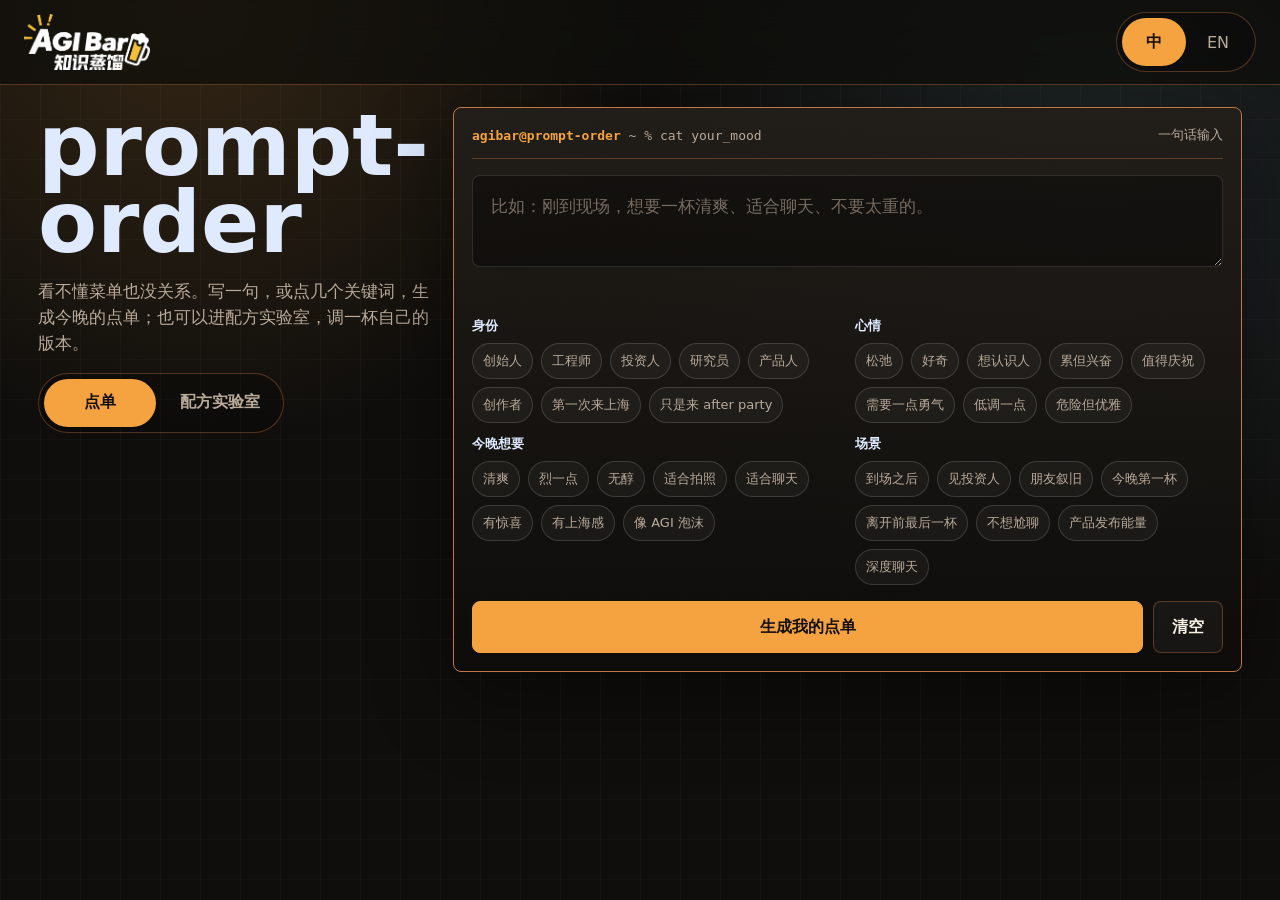
<file: index.html>
<!doctype html>
<html lang="zh-CN">
<head>
  <meta charset="utf-8">
  <meta name="viewport" content="width=device-width, initial-scale=1">
  <title>prompt-order | AGI Bar</title>
  <link rel="stylesheet" href="style.css">
</head>
<body>
  <div class="shell">
    <header class="topbar">
      <div class="brand">
        <img class="brand-logo" src="assets/agi-bar-logo.png" alt="AGI Bar 知识蒸馏">
      </div>
      <div class="lang" aria-label="Language">
        <button type="button" class="active" data-lang="zh">中</button>
        <button type="button" data-lang="en">EN</button>
      </div>
    </header>

    <main class="prompt-main">
      <section aria-labelledby="page-title">
        <h1 id="page-title" class="headline zh" data-i18n="headline">prompt-order</h1>
        <p class="intro" data-i18n="intro">看不懂菜单也没关系。写一句，或点几个关键词，生成今晚的点单；也可以进配方实验室，调一杯自己的版本。</p>
        <div class="mode-tabs" aria-label="Mode">
          <button type="button" class="active" data-mode="order" data-i18n="tabOrder">点单</button>
          <button type="button" data-mode="lab" data-i18n="tabLab">配方实验室</button>
        </div>
      </section>

      <section class="prompt-card mode-panel active" id="orderPanel" aria-label="Prompt order">
        <div class="terminal-line">
          <span><b>agibar@prompt-order</b> ~ % cat your_mood</span>
          <span data-i18n="terminal">一句话输入</span>
        </div>

        <div class="input-wrap">
          <textarea id="prompt" data-i18n-placeholder="placeholder" placeholder="比如：刚到现场，想要一杯清爽、适合聊天、不要太重的。"></textarea>
        </div>
        <div class="status" id="status" aria-live="polite"></div>

        <div class="groups" id="groups"></div>

        <div class="actions">
          <button class="primary" type="button" id="generate" data-i18n="generate">生成我的点单</button>
          <button class="secondary" type="button" id="clear" data-i18n="clear">清空</button>
        </div>
      </section>

      <section class="prompt-card lab-panel mode-panel" id="labPanel" aria-label="Recipe lab">
        <div class="terminal-line">
          <span><b>agibar@0829</b> ~ % ./recipe_lab</span>
          <span data-i18n="labTerminal">选择一款</span>
        </div>
        <div class="lab-head">
          <h2 data-i18n="labHeadline">配方实验室</h2>
          <p data-i18n="labIntro">三款活动限定特调先不命名。先看口味和配方，三款都是无醇；想要含醇可自行 DIY。</p>
        </div>
        <div class="mix-list" id="mixList"></div>
      </section>
    </main>
  </div>

  <div class="toast" id="toast" role="status" aria-live="polite"></div>

  <section class="assistant-modal" id="assistantModal" aria-hidden="true" hidden>
    <button class="assistant-backdrop" type="button" data-assistant-close aria-label="关闭"></button>
    <div class="assistant-sheet" role="dialog" aria-modal="true" aria-labelledby="assistantTitle">
      <header class="assistant-head">
        <h2 id="assistantTitle" data-i18n="assistantTitle">AI 配方助手</h2>
        <button class="assistant-close" type="button" data-assistant-close aria-label="关闭">×</button>
      </header>
      <p class="assistant-intro" data-i18n="assistantIntro">说一句你想怎么调整，我给你一份当前配方参考。</p>
      <div class="assistant-quick" id="assistantQuick"></div>
      <form id="assistantForm">
        <textarea id="assistantPrompt" rows="3" data-i18n-placeholder="assistantPlaceholder" placeholder="比如：少甜一点，气泡更足。"></textarea>
        <p class="assistant-status" id="assistantStatus" role="status" aria-live="polite"></p>
        <button class="primary" type="submit" id="assistantGenerate" data-i18n="assistantGenerate">生成配方参考</button>
      </form>
      <div class="assistant-result" id="assistantResult" hidden></div>
      <p class="assistant-disclaimer" data-i18n="assistantDisclaimer">仅供现场调整参考，实际以现有原料为准。</p>
    </div>
  </section>

  <script src="app-data.js"></script>
  <script>
    const data = window.AGIBarData;
    let draft = data.loadDraft();
    const selected = new Set(draft.selected || []);

    const $ = (selector) => document.querySelector(selector);
    const promptEl = $("#prompt");
    const groupsEl = $("#groups");
    const statusEl = $("#status");
    const toastEl = $("#toast");
    const mixListEl = $("#mixList");
    const assistantModalEl = $("#assistantModal");
    const assistantPromptEl = $("#assistantPrompt");
    const assistantStatusEl = $("#assistantStatus");
    const assistantResultEl = $("#assistantResult");
    const assistantGenerateEl = $("#assistantGenerate");
    const assistantStorageKey = "agibar_recipe_assistant_v1";
    const journeyStorageKey = "agibar_recipe_journey_v1";
    let assistantDrafts = loadAssistantDrafts();
    let activeAssistantMixId = "";
    let journey = loadJourney();
    const imageCache = new Map();
    const previewUrls = new Map();
    const params = new URLSearchParams(window.location.search);
    const requestedMix = (params.get("mix") || "").toUpperCase();
    const requestedMixIsValid = data.eventMixes.some((mix) => mix.id === requestedMix);
    const savedMixIsValid = data.eventMixes.some((mix) => mix.id === journey.activeMixId);
    let selectedMixId = journey.updatedAt && savedMixIsValid
      ? journey.activeMixId
      : requestedMixIsValid ? requestedMix : savedMixIsValid ? journey.activeMixId : data.eventMixes[0].id;
    let mode = params.get("tab") === "lab" || requestedMixIsValid ? "lab" : "order";

    function t(key) {
      return data.copy[draft.lang || "zh"][key];
    }

    function persist() {
      draft.prompt = promptEl.value;
      draft.selected = Array.from(selected);
      data.saveDraft(draft);
    }

    function loadAssistantDrafts() {
      try {
        return JSON.parse(localStorage.getItem(assistantStorageKey) || "{}") || {};
      } catch {
        localStorage.removeItem(assistantStorageKey);
        return {};
      }
    }

    function saveAssistantDrafts() {
      localStorage.setItem(assistantStorageKey, JSON.stringify(assistantDrafts));
    }

    function createClientId() {
      if (window.crypto?.randomUUID) return window.crypto.randomUUID();
      return `guest-${Date.now()}-${Math.random().toString(16).slice(2)}`;
    }

    function loadJourney() {
      try {
        const stored = JSON.parse(localStorage.getItem(journeyStorageKey) || "null");
        if (stored?.clientId) return { ...stored, mixes: stored.mixes || {} };
      } catch {
        localStorage.removeItem(journeyStorageKey);
      }
      return { clientId: createClientId(), activeMixId: "", mixes: {}, updatedAt: "" };
    }

    function saveJourney() {
      journey.updatedAt = new Date().toISOString();
      localStorage.setItem(journeyStorageKey, JSON.stringify(journey));
    }

    function getMixProgress(mixId) {
      if (!journey.mixes[mixId]) {
        journey.mixes[mixId] = {
          note: "",
          hasImage: false,
          submitted: false,
          submissionId: "",
          submittedAt: ""
        };
      }
      return journey.mixes[mixId];
    }

    function openJourneyDatabase() {
      return new Promise((resolve, reject) => {
        if (!window.indexedDB) {
          reject(new Error("IndexedDB unavailable"));
          return;
        }
        const request = window.indexedDB.open("agibar_recipe_journey", 1);
        request.onupgradeneeded = () => {
          if (!request.result.objectStoreNames.contains("images")) {
            request.result.createObjectStore("images");
          }
        };
        request.onsuccess = () => resolve(request.result);
        request.onerror = () => reject(request.error);
      });
    }

    function imageStorageKey(mixId) {
      return `${journey.clientId}:${mixId}`;
    }

    async function saveJourneyImage(mixId, blob) {
      imageCache.set(mixId, blob);
      const database = await openJourneyDatabase();
      await new Promise((resolve, reject) => {
        const transaction = database.transaction("images", "readwrite");
        transaction.objectStore("images").put(blob, imageStorageKey(mixId));
        transaction.oncomplete = resolve;
        transaction.onerror = () => reject(transaction.error);
      });
      database.close();
    }

    async function loadJourneyImage(mixId) {
      if (imageCache.has(mixId)) return imageCache.get(mixId);
      const database = await openJourneyDatabase();
      const blob = await new Promise((resolve, reject) => {
        const transaction = database.transaction("images", "readonly");
        const request = transaction.objectStore("images").get(imageStorageKey(mixId));
        request.onsuccess = () => resolve(request.result || null);
        request.onerror = () => reject(request.error);
      });
      database.close();
      if (blob) imageCache.set(mixId, blob);
      return blob;
    }

    function renderGroups() {
      groupsEl.innerHTML = data.groups.map((group) => `
        <section class="group">
          <h2>${t(group.title)}</h2>
          <div class="chips">
            ${group.options.map(([value, zh, en]) => `
              <button type="button" class="chip ${selected.has(value) ? "selected" : ""}" data-chip="${value}">
                ${draft.lang === "zh" ? zh : en}
              </button>
            `).join("")}
          </div>
        </section>
      `).join("");
    }

    function renderLab() {
      const lang = draft.lang || "zh";
      const mix = data.eventMixes.find((item) => item.id === selectedMixId) || data.eventMixes[0];
      const formula = mix.formulas.zero[lang];
      const flavors = lang === "zh" ? mix.flavorZh : mix.flavorEn;
      const color = lang === "zh" ? mix.colorZh : mix.colorEn;
      const diyNote = lang === "zh" ? mix.diyZh : mix.diyEn;
      const progress = getMixProgress(mix.id);

      mixListEl.innerHTML = `
        <div class="mix-switcher">
          <p class="field-label">${t("mixChoose")}</p>
          <div class="mix-switch" role="tablist" aria-label="${t("mixChoose")}">
            ${data.eventMixes.map((item) => `
              <button type="button" role="tab" aria-selected="${item.id === mix.id}" class="${item.id === mix.id ? "active" : ""}" data-mix-switch="${item.id}">${item.id}</button>
            `).join("")}
          </div>
        </div>
        <article class="mix-card" data-mix="${mix.id}">
          <div class="mix-hero">
            <figure class="mix-visual mix-visual-${mix.id.toLowerCase()}">
              <img src="${mix.image}" alt="${color}">
            </figure>
            <div class="mix-summary">
              <div class="mix-pills">
                <span class="pill">${color}</span>
                ${flavors.map((item) => `<span class="pill">${item}</span>`).join("")}
              </div>
            </div>
          </div>
          <div class="lab-fields">
            <div>
              <p class="field-label">${t("labFormula")}</p>
              <ul>${formula.map((item) => `<li>${item}</li>`).join("")}</ul>
            </div>
            <div>
              <p class="field-label">${t("labDiy")}</p>
              <p>${diyNote}</p>
            </div>
          </div>
          <div class="assistant-entry">
            <button class="assistant-launch" type="button" data-assistant-open="${mix.id}">
              <span class="assistant-badge">AI</span>
              <span>${t("assistantOpen")}</span>
            </button>
          </div>
          <section class="diy-share" aria-labelledby="diyTitle-${mix.id}">
            <div class="diy-share-head">
              <div>
                <h4 id="diyTitle-${mix.id}">${t("diyUploadTitle")}</h4>
                <p>${t("diyUploadIntro")}</p>
              </div>
            </div>
            <div class="diy-photo-empty" data-diy-empty>
              <div class="diy-photo-actions">
                <label class="diy-photo-button">
                  <span>${t("diyTakePhoto")}</span>
                  <input type="file" accept="image/*" capture="environment" data-diy-photo="${mix.id}">
                </label>
                <label class="diy-photo-button album-button">
                  <span>${t("diyChoosePhoto")}</span>
                  <input type="file" accept="image/jpeg,image/png,image/webp" data-diy-photo="${mix.id}">
                </label>
              </div>
            </div>
            <div class="diy-preview" data-diy-preview hidden>
              <img alt="${t("diyPhotoAlt")}" data-diy-preview-image>
              <div class="diy-preview-actions">
                <label class="diy-photo-button secondary-upload">
                  <span>${t("diyRetakePhoto")}</span>
                  <input type="file" accept="image/*" capture="environment" data-diy-photo="${mix.id}">
                </label>
                <label class="diy-photo-button secondary-upload">
                  <span>${t("diyReplacePhoto")}</span>
                  <input type="file" accept="image/jpeg,image/png,image/webp" data-diy-photo="${mix.id}">
                </label>
              </div>
            </div>
            <label class="diy-note-label">
              <span>${t("diyNoteLabel")}</span>
              <textarea rows="3" data-diy-note="${mix.id}" placeholder="${t("diyNotePlaceholder")}"></textarea>
            </label>
            <p class="diy-status ${progress.submitted ? "success" : ""}" data-diy-status role="status" aria-live="polite"></p>
            <button class="primary diy-submit" type="button" data-diy-submit="${mix.id}" ${progress.submitted ? "disabled" : ""}>${progress.submitted ? t("diySubmitted") : t("diySubmit")}</button>
          </section>
        </article>
      `;

      hydrateMixProgress(mix.id);
    }

    function setActiveMix(mixId) {
      if (!data.eventMixes.some((mix) => mix.id === mixId)) return;
      selectedMixId = mixId;
      journey.activeMixId = mixId;
      saveJourney();
      const nextUrl = new URL(window.location.href);
      nextUrl.searchParams.set("tab", "lab");
      nextUrl.searchParams.set("mix", mixId);
      window.history.replaceState(null, "", nextUrl);
      renderLab();
    }

    function setDiyStatus(card, message, type = "") {
      const status = card?.querySelector("[data-diy-status]");
      if (!status) return;
      status.textContent = message;
      status.classList.toggle("error", type === "error");
      status.classList.toggle("success", type === "success");
    }

    async function hydrateMixProgress(mixId) {
      const card = mixListEl.querySelector(`[data-mix="${mixId}"]`);
      if (!card) return;
      const progress = getMixProgress(mixId);
      const note = card.querySelector("[data-diy-note]");
      note.value = progress.note || "";
      if (progress.submitted) setDiyStatus(card, t("diySubmitted"), "success");
      else if (progress.hasImage || progress.note) setDiyStatus(card, t("diySavedLocal"));

      let blob = null;
      try {
        blob = await loadJourneyImage(mixId);
      } catch {
        blob = imageCache.get(mixId) || null;
      }
      if (!blob || !mixListEl.querySelector(`[data-mix="${mixId}"]`)) return;

      if (previewUrls.has(mixId)) URL.revokeObjectURL(previewUrls.get(mixId));
      const previewUrl = URL.createObjectURL(blob);
      previewUrls.set(mixId, previewUrl);
      const currentCard = mixListEl.querySelector(`[data-mix="${mixId}"]`);
      currentCard.querySelector("[data-diy-preview-image]").src = previewUrl;
      currentCard.querySelector("[data-diy-preview]").hidden = false;
      currentCard.querySelector("[data-diy-empty]").hidden = true;
    }

    function loadImageElement(file) {
      return new Promise((resolve, reject) => {
        const image = new Image();
        const objectUrl = URL.createObjectURL(file);
        image.onload = () => {
          URL.revokeObjectURL(objectUrl);
          resolve(image);
        };
        image.onerror = () => {
          URL.revokeObjectURL(objectUrl);
          reject(new Error("Image load failed"));
        };
        image.src = objectUrl;
      });
    }

    function canvasToBlob(canvas, quality) {
      return new Promise((resolve, reject) => {
        canvas.toBlob((blob) => blob ? resolve(blob) : reject(new Error("Image encode failed")), "image/jpeg", quality);
      });
    }

    async function prepareUploadImage(file) {
      if (!file?.type.startsWith("image/")) throw new Error("Invalid image");
      const image = await loadImageElement(file);
      const maxDimension = 1600;
      const scale = Math.min(1, maxDimension / Math.max(image.naturalWidth, image.naturalHeight));
      const canvas = document.createElement("canvas");
      canvas.width = Math.max(1, Math.round(image.naturalWidth * scale));
      canvas.height = Math.max(1, Math.round(image.naturalHeight * scale));
      canvas.getContext("2d", { alpha: false }).drawImage(image, 0, 0, canvas.width, canvas.height);
      let blob = await canvasToBlob(canvas, 0.82);

      if (blob.size > 1600000) {
        const nextScale = Math.sqrt(1500000 / blob.size);
        const resized = document.createElement("canvas");
        resized.width = Math.max(1, Math.round(canvas.width * nextScale));
        resized.height = Math.max(1, Math.round(canvas.height * nextScale));
        resized.getContext("2d", { alpha: false }).drawImage(canvas, 0, 0, resized.width, resized.height);
        blob = await canvasToBlob(resized, 0.74);
      }
      return blob;
    }

    function blobToBase64(blob) {
      return new Promise((resolve, reject) => {
        const reader = new FileReader();
        reader.onload = () => resolve(String(reader.result).split(",")[1] || "");
        reader.onerror = () => reject(reader.error);
        reader.readAsDataURL(blob);
      });
    }

    async function handleDiyPhoto(mixId, file) {
      const card = mixListEl.querySelector(`[data-mix="${mixId}"]`);
      if (!card || !file) return;
      setDiyStatus(card, t("diySavedLocal"));
      try {
        const blob = await prepareUploadImage(file);
        await saveJourneyImage(mixId, blob);
        const progress = getMixProgress(mixId);
        progress.hasImage = true;
        progress.submitted = false;
        progress.submissionId = "";
        progress.submittedAt = "";
        saveJourney();
        await hydrateMixProgress(mixId);
        const currentCard = mixListEl.querySelector(`[data-mix="${mixId}"]`);
        const submitButton = currentCard?.querySelector("[data-diy-submit]");
        if (submitButton) {
          submitButton.disabled = false;
          submitButton.textContent = t("diySubmit");
        }
        setDiyStatus(currentCard, t("diySavedLocal"));
      } catch (error) {
        console.error("DIY image preparation failed", { mixId, message: error.message || "Unknown image error" });
        setDiyStatus(card, t("diyImageError"), "error");
      }
    }

    async function submitDiyVersion(mixId) {
      const card = mixListEl.querySelector(`[data-mix="${mixId}"]`);
      if (!card) return;
      const button = card.querySelector("[data-diy-submit]");
      const progress = getMixProgress(mixId);
      if (button.disabled || progress.submitted) return;

      button.disabled = true;
      button.textContent = t("diySubmitting");
      setDiyStatus(card, t("diySubmitting"));

      let imageBlob = null;
      try {
        imageBlob = await loadJourneyImage(mixId);
      } catch {
        imageBlob = imageCache.get(mixId) || null;
      }
      if (!imageBlob) {
        setDiyStatus(card, t("diyNeedPhoto"), "error");
        button.disabled = false;
        button.textContent = t("diySubmit");
        return;
      }

      try {
        const mix = data.eventMixes.find((item) => item.id === mixId);
        const response = await fetch("/.netlify/functions/submit-recipe", {
          method: "POST",
          headers: { "Content-Type": "application/json" },
          body: JSON.stringify({
            clientId: journey.clientId,
            mixId,
            language: draft.lang || "zh",
            note: progress.note || "",
            assistantPrompt: assistantDrafts[mixId]?.prompt || "",
            formula: mix.formulas.zero[draft.lang || "zh"],
            imageMime: imageBlob.type || "image/jpeg",
            imageBase64: await blobToBase64(imageBlob)
          })
        });
        const result = await response.json().catch(() => ({}));
        if (!response.ok || !result.ok) {
          const error = new Error(result.error || "Submission failed");
          error.code = result.error || "UNKNOWN_SUBMISSION_ERROR";
          error.status = response.status;
          throw error;
        }

        progress.submitted = true;
        progress.submissionId = result.submissionId || "";
        progress.submittedAt = new Date().toISOString();
        saveJourney();
        setDiyStatus(card, t("diySubmitted"), "success");
      } catch (error) {
        console.error("DIY submission failed", {
          mixId,
          status: error.status || 0,
          code: error.code || error.message || "UNKNOWN_SUBMISSION_ERROR"
        });
        setDiyStatus(card, t("diySubmitError"), "error");
      } finally {
        button.disabled = progress.submitted;
        button.textContent = progress.submitted ? t("diySubmitted") : t("diySubmit");
      }
    }

    function renderAssistantModal() {
      if (!activeAssistantMixId) return;
      const mix = data.eventMixes.find((item) => item.id === activeAssistantMixId);
      if (!mix) return;
      const lang = draft.lang || "zh";
      const state = assistantDrafts[mix.id] || { prompt: "", generated: false };
      const prompts = lang === "zh" ? mix.assistantPromptsZh : mix.assistantPromptsEn;
      $("#assistantQuick").innerHTML = prompts.map((prompt) => `
        <button type="button" data-assistant-prompt="${prompt}">${prompt}</button>
      `).join("");
      assistantPromptEl.value = state.prompt || "";
      assistantStatusEl.textContent = "";
      assistantStatusEl.classList.remove("error");
      assistantGenerateEl.disabled = false;
      assistantGenerateEl.textContent = t("assistantGenerate");
      document.querySelector(".assistant-close").setAttribute("aria-label", t("assistantClose"));
      document.querySelector(".assistant-backdrop").setAttribute("aria-label", t("assistantClose"));

      if (!state.generated || !state.prompt) {
        assistantResultEl.hidden = true;
        assistantResultEl.innerHTML = "";
        return;
      }

      const reference = data.generateRecipeReference(mix, state.prompt, lang);
      assistantResultEl.innerHTML = `
        <p class="field-label">${t("assistantResult")}</p>
        <ul>${reference.formula.map((item) => `<li>${item}</li>`).join("")}</ul>
        <p class="assistant-note"><b>${t("assistantNote")}</b>${reference.note}</p>
      `;
      assistantResultEl.hidden = false;
    }

    function openAssistant(mixId) {
      activeAssistantMixId = mixId;
      assistantModalEl.hidden = false;
      assistantModalEl.setAttribute("aria-hidden", "false");
      document.body.classList.add("assistant-open");
      renderAssistantModal();
      window.requestAnimationFrame(() => assistantPromptEl.focus());
    }

    function closeAssistant() {
      assistantModalEl.hidden = true;
      assistantModalEl.setAttribute("aria-hidden", "true");
      document.body.classList.remove("assistant-open");
      activeAssistantMixId = "";
    }

    function generateAssistantReference() {
      const prompt = assistantPromptEl.value.trim();
      if (!prompt) {
        assistantStatusEl.textContent = t("assistantNeedPrompt");
        assistantStatusEl.classList.add("error");
        return;
      }

      assistantDrafts[activeAssistantMixId] = { prompt, generated: false };
      saveAssistantDrafts();
      assistantStatusEl.textContent = t("assistantGenerating");
      assistantStatusEl.classList.remove("error");
      assistantGenerateEl.disabled = true;
      assistantGenerateEl.textContent = t("assistantGenerating");

      window.setTimeout(() => {
        if (!activeAssistantMixId) return;
        assistantDrafts[activeAssistantMixId] = { prompt, generated: true };
        saveAssistantDrafts();
        renderAssistantModal();
      }, 420);
    }

    function renderCopy() {
      const lang = draft.lang || "zh";
      document.documentElement.lang = lang === "zh" ? "zh-CN" : "en";
      document.title = "prompt-order | AGI Bar";
      document.querySelectorAll("[data-i18n]").forEach((node) => {
        node.textContent = t(node.dataset.i18n);
      });
      document.querySelectorAll("[data-i18n-placeholder]").forEach((node) => {
        node.placeholder = t(node.dataset.i18nPlaceholder);
      });
      document.querySelectorAll("[data-lang]").forEach((button) => {
        button.classList.toggle("active", button.dataset.lang === lang);
      });
      document.querySelectorAll("[data-mode]").forEach((button) => {
        button.classList.toggle("active", button.dataset.mode === mode);
      });
      document.querySelectorAll(".mode-panel").forEach((panel) => {
        panel.classList.toggle("active", panel.id === `${mode}Panel`);
      });
      document.body.classList.toggle("lab-mode", mode === "lab");
      $("#page-title").classList.toggle("zh", lang === "zh");
      renderGroups();
      renderLab();
      if (activeAssistantMixId) renderAssistantModal();
    }

    function setStatus(message, isError = false) {
      statusEl.textContent = message;
      statusEl.style.color = isError ? "var(--red)" : "var(--cyan)";
    }

    function showToast(message) {
      toastEl.textContent = message;
      toastEl.classList.add("show");
      window.setTimeout(() => toastEl.classList.remove("show"), 1600);
    }

    function setMode(nextMode) {
      if (!nextMode || mode === nextMode) return;
      mode = nextMode;
      const nextUrl = new URL(window.location.href);
      if (mode === "lab") {
        nextUrl.searchParams.set("tab", "lab");
        nextUrl.searchParams.set("mix", selectedMixId);
      }
      else {
        nextUrl.searchParams.delete("tab");
        nextUrl.searchParams.delete("mix");
      }
      window.history.replaceState(null, "", nextUrl);
      renderCopy();
    }

    function generate() {
      const prompt = promptEl.value.trim();
      if (!prompt && selected.size === 0) {
        setStatus(t("needInput"), true);
        return;
      }
      draft.prompt = promptEl.value;
      draft.selected = Array.from(selected);
      const drink = data.chooseDrink(draft);
      draft.currentDrinkId = drink.id;
      draft.lastDrinkId = drink.id;
      data.saveDraft(draft);
      window.location.href = "order.html";
    }

    function setLanguage(nextLang) {
      if (!nextLang || draft.lang === nextLang) return;
      draft.lang = nextLang;
      renderCopy();
      persist();
    }

    document.addEventListener("click", (event) => {
      const chip = event.target.closest("[data-chip]");
      if (!chip) return;
      const value = chip.dataset.chip;
      if (selected.has(value)) selected.delete(value);
      else selected.add(value);
      renderGroups();
      persist();
    });

    document.addEventListener("click", (event) => {
      const modeButton = event.target.closest("[data-mode]");
      if (!modeButton) return;
      setMode(modeButton.dataset.mode);
    });

    document.addEventListener("click", (event) => {
      const mixButton = event.target.closest("[data-mix-switch]");
      if (mixButton) {
        setActiveMix(mixButton.dataset.mixSwitch);
        return;
      }

      const submitButton = event.target.closest("[data-diy-submit]");
      if (submitButton) submitDiyVersion(submitButton.dataset.diySubmit);
    });

    document.addEventListener("change", (event) => {
      const photoInput = event.target.closest("[data-diy-photo]");
      if (!photoInput) return;
      handleDiyPhoto(photoInput.dataset.diyPhoto, photoInput.files?.[0]);
    });

    document.addEventListener("input", (event) => {
      const noteInput = event.target.closest("[data-diy-note]");
      if (!noteInput) return;
      const mixId = noteInput.dataset.diyNote;
      const progress = getMixProgress(mixId);
      progress.note = noteInput.value;
      progress.submitted = false;
      progress.submissionId = "";
      progress.submittedAt = "";
      journey.activeMixId = mixId;
      saveJourney();
      const card = mixListEl.querySelector(`[data-mix="${mixId}"]`);
      const button = card?.querySelector("[data-diy-submit]");
      if (button) {
        button.disabled = false;
        button.textContent = t("diySubmit");
      }
      setDiyStatus(card, t("diySavedLocal"));
    });

    document.addEventListener("click", (event) => {
      const openButton = event.target.closest("[data-assistant-open]");
      if (openButton) {
        openAssistant(openButton.dataset.assistantOpen);
        return;
      }

      const promptButton = event.target.closest("[data-assistant-prompt]");
      if (promptButton) {
        const separator = draft.lang === "zh" ? "，" : ", ";
        const current = assistantPromptEl.value.trim();
        const nextPrompt = promptButton.dataset.assistantPrompt;
        assistantPromptEl.value = current ? `${current}${separator}${nextPrompt}` : nextPrompt;
        assistantDrafts[activeAssistantMixId] = { prompt: assistantPromptEl.value, generated: false };
        saveAssistantDrafts();
        assistantPromptEl.focus();
        return;
      }

      if (event.target.closest("[data-assistant-close]")) closeAssistant();
    });

    document.querySelector(".lang").addEventListener("pointerup", (event) => {
      const button = event.target.closest("[data-lang]");
      if (!button) return;
      event.preventDefault();
      setLanguage(button.dataset.lang);
    });

    document.querySelector(".lang").addEventListener("click", (event) => {
      const button = event.target.closest("[data-lang]");
      if (!button) return;
      setLanguage(button.dataset.lang);
    });

    $("#generate").addEventListener("click", generate);
    $("#assistantForm").addEventListener("submit", (event) => {
      event.preventDefault();
      generateAssistantReference();
    });
    assistantPromptEl.addEventListener("input", () => {
      if (!activeAssistantMixId) return;
      assistantDrafts[activeAssistantMixId] = { prompt: assistantPromptEl.value, generated: false };
      saveAssistantDrafts();
      assistantStatusEl.textContent = "";
      assistantStatusEl.classList.remove("error");
    });
    document.addEventListener("keydown", (event) => {
      if (event.key === "Escape" && !assistantModalEl.hidden) closeAssistant();
    });
    $("#clear").addEventListener("click", () => {
      selected.clear();
      promptEl.value = "";
      draft = { prompt: "", selected: [], lang: draft.lang || "zh", currentDrinkId: null, lastDrinkId: null };
      data.saveDraft(draft);
      setStatus("");
      renderCopy();
      showToast(t("clearSaved"));
    });
    promptEl.addEventListener("input", persist);

    promptEl.value = draft.prompt || "";
    renderCopy();
  </script>
  <script src="assistant-remote.js"></script>
</body>
</html>
</file>
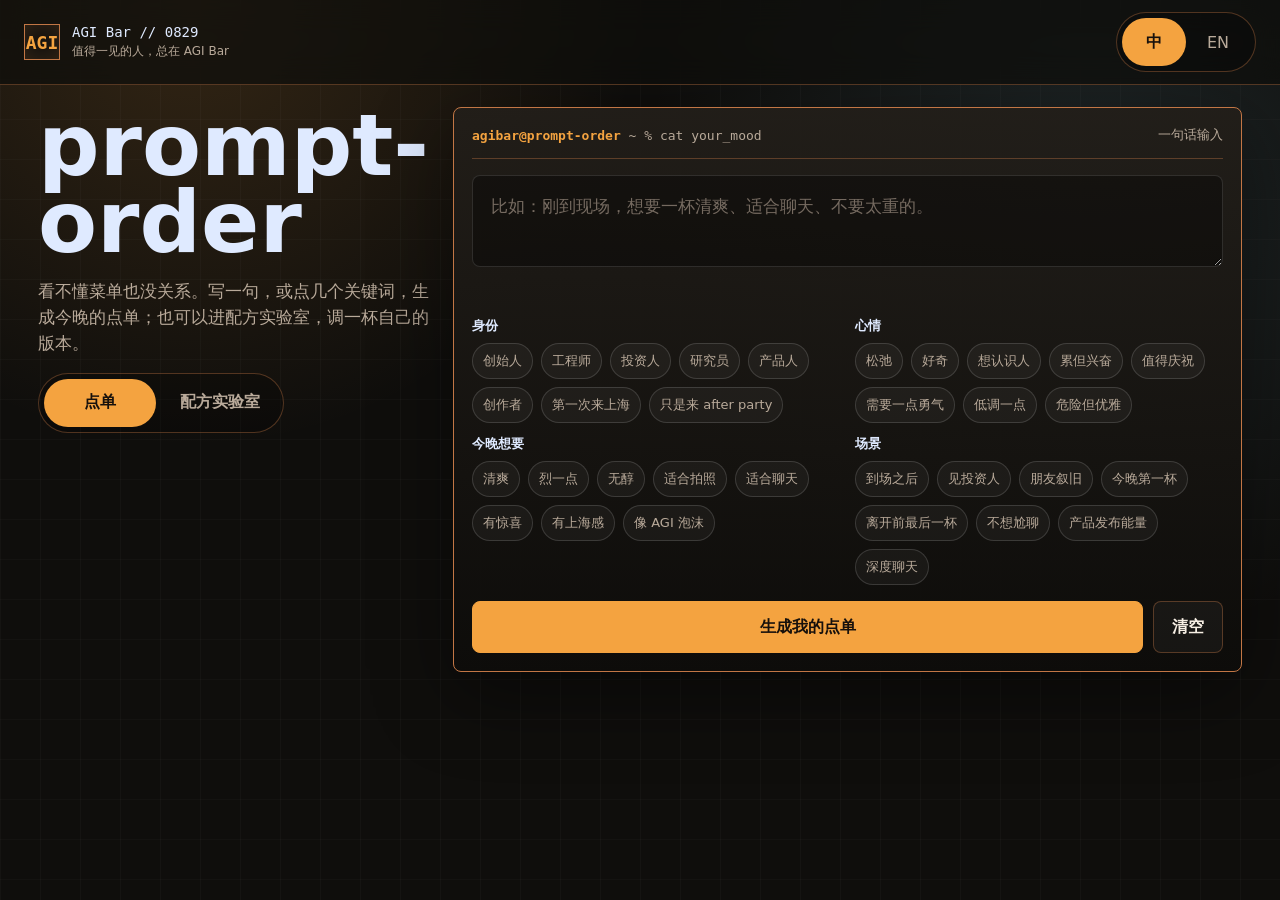
<file: dist-miaoda/index.html>
<!doctype html>
<html lang="zh-CN">
<head>
  <meta charset="utf-8">
  <meta name="viewport" content="width=device-width, initial-scale=1">
  <title>prompt-order | AGI Bar</title>
  <link rel="stylesheet" href="style.css">
</head>
<body>
  <div class="shell">
    <header class="topbar">
      <div class="brand">
        <div class="mark">AGI</div>
        <div>
          <p class="brand-title">AGI Bar // 0829</p>
          <p class="brand-sub" data-i18n="tagline">值得一见的人，总在 AGI Bar</p>
        </div>
      </div>
      <div class="lang" aria-label="Language">
        <button type="button" class="active" data-lang="zh">中</button>
        <button type="button" data-lang="en">EN</button>
      </div>
    </header>

    <main class="prompt-main">
      <section aria-labelledby="page-title">
        <h1 id="page-title" class="headline zh" data-i18n="headline">prompt-order</h1>
        <p class="intro" data-i18n="intro">看不懂菜单也没关系。写一句，或点几个关键词，生成今晚的点单；也可以进配方实验室，调一杯自己的版本。</p>
        <div class="mode-tabs" aria-label="Mode">
          <button type="button" class="active" data-mode="order" data-i18n="tabOrder">点单</button>
          <button type="button" data-mode="lab" data-i18n="tabLab">配方实验室</button>
        </div>
      </section>

      <section class="prompt-card mode-panel active" id="orderPanel" aria-label="Prompt order">
        <div class="terminal-line">
          <span><b>agibar@prompt-order</b> ~ % cat your_mood</span>
          <span data-i18n="terminal">一句话输入</span>
        </div>

        <div class="input-wrap">
          <textarea id="prompt" data-i18n-placeholder="placeholder" placeholder="比如：刚到现场，想要一杯清爽、适合聊天、不要太重的。"></textarea>
        </div>
        <div class="status" id="status" aria-live="polite"></div>

        <div class="groups" id="groups"></div>

        <div class="actions">
          <button class="primary" type="button" id="generate" data-i18n="generate">生成我的点单</button>
          <button class="secondary" type="button" id="clear" data-i18n="clear">清空</button>
        </div>
      </section>

      <section class="prompt-card lab-panel mode-panel" id="labPanel" aria-label="Recipe lab">
        <div class="terminal-line">
          <span><b>agibar@0829</b> ~ % ./recipe_lab</span>
          <span data-i18n="labTerminal">选择一款</span>
        </div>
        <div class="lab-head">
          <h2 data-i18n="labHeadline">配方实验室</h2>
          <p data-i18n="labIntro">三款活动限定特调先不命名。先看口味和配方，三款都是无醇；想要含醇可自行 DIY。</p>
        </div>
        <div class="mix-list" id="mixList"></div>
      </section>
    </main>
  </div>

  <div class="toast" id="toast" role="status" aria-live="polite"></div>

  <script src="app-data.js"></script>
  <script>
    const data = window.AGIBarData;
    let draft = data.loadDraft();
    const selected = new Set(draft.selected || []);

    const $ = (selector) => document.querySelector(selector);
    const promptEl = $("#prompt");
    const groupsEl = $("#groups");
    const statusEl = $("#status");
    const toastEl = $("#toast");
    const mixListEl = $("#mixList");
    const params = new URLSearchParams(window.location.search);
    const requestedMix = (params.get("mix") || "").toUpperCase();
    let selectedMixId = data.eventMixes.some((mix) => mix.id === requestedMix) ? requestedMix : "";
    let mode = params.get("tab") === "lab" || selectedMixId ? "lab" : "order";

    function t(key) {
      return data.copy[draft.lang || "zh"][key];
    }

    function persist() {
      draft.prompt = promptEl.value;
      draft.selected = Array.from(selected);
      data.saveDraft(draft);
    }

    function renderGroups() {
      groupsEl.innerHTML = data.groups.map((group) => `
        <section class="group">
          <h2>${t(group.title)}</h2>
          <div class="chips">
            ${group.options.map(([value, zh, en]) => `
              <button type="button" class="chip ${selected.has(value) ? "selected" : ""}" data-chip="${value}">
                ${draft.lang === "zh" ? zh : en}
              </button>
            `).join("")}
          </div>
        </section>
      `).join("");
    }

    function renderLab() {
      const lang = draft.lang || "zh";
      const visibleMixes = selectedMixId
        ? data.eventMixes.filter((mix) => mix.id === selectedMixId)
        : data.eventMixes;
      mixListEl.innerHTML = visibleMixes.map((mix) => {
        const formula = mix.formulas.zero[lang];
        const flavors = lang === "zh" ? mix.flavorZh : mix.flavorEn;
        const hint = lang === "zh" ? mix.hintZh : mix.hintEn;
        const color = lang === "zh" ? mix.colorZh : mix.colorEn;
        const diyNote = lang === "zh" ? mix.diyZh : mix.diyEn;
        return `
          <article class="mix-card" data-mix="${mix.id}">
            <div class="mix-code">${mix.id}</div>
            <div class="mix-content">
              <p class="mix-hint">${hint}</p>
              <h3>${t("labOrderPrefix")}${mix.id}</h3>
              <div class="mix-pills">
                <span class="pill">${color}</span>
                ${flavors.map((item) => `<span class="pill">${item}</span>`).join("")}
              </div>
              <div class="lab-fields">
                <div>
                  <p class="field-label">${t("labFormula")}</p>
                  <ul>${formula.map((item) => `<li>${item}</li>`).join("")}</ul>
                </div>
                <div>
                  <p class="field-label">${t("labDiy")}</p>
                  <p>${diyNote}</p>
                </div>
              </div>
            </div>
          </article>
        `;
      }).join("");
    }

    function renderCopy() {
      const lang = draft.lang || "zh";
      document.documentElement.lang = lang === "zh" ? "zh-CN" : "en";
      document.title = "prompt-order | AGI Bar";
      document.querySelectorAll("[data-i18n]").forEach((node) => {
        node.textContent = t(node.dataset.i18n);
      });
      document.querySelectorAll("[data-i18n-placeholder]").forEach((node) => {
        node.placeholder = t(node.dataset.i18nPlaceholder);
      });
      document.querySelectorAll("[data-lang]").forEach((button) => {
        button.classList.toggle("active", button.dataset.lang === lang);
      });
      document.querySelectorAll("[data-mode]").forEach((button) => {
        button.classList.toggle("active", button.dataset.mode === mode);
      });
      document.querySelectorAll(".mode-panel").forEach((panel) => {
        panel.classList.toggle("active", panel.id === `${mode}Panel`);
      });
      document.body.classList.toggle("lab-mode", mode === "lab");
      $("#page-title").classList.toggle("zh", lang === "zh");
      renderGroups();
      renderLab();
    }

    function setStatus(message, isError = false) {
      statusEl.textContent = message;
      statusEl.style.color = isError ? "var(--red)" : "var(--cyan)";
    }

    function showToast(message) {
      toastEl.textContent = message;
      toastEl.classList.add("show");
      window.setTimeout(() => toastEl.classList.remove("show"), 1600);
    }

    function setMode(nextMode) {
      if (!nextMode || mode === nextMode) return;
      mode = nextMode;
      const nextUrl = new URL(window.location.href);
      if (mode === "lab") nextUrl.searchParams.set("tab", "lab");
      else {
        nextUrl.searchParams.delete("tab");
        nextUrl.searchParams.delete("mix");
        selectedMixId = "";
      }
      window.history.replaceState(null, "", nextUrl);
      renderCopy();
    }

    function generate() {
      const prompt = promptEl.value.trim();
      if (!prompt && selected.size === 0) {
        setStatus(t("needInput"), true);
        return;
      }
      draft.prompt = promptEl.value;
      draft.selected = Array.from(selected);
      const drink = data.chooseDrink(draft);
      draft.currentDrinkId = drink.id;
      draft.lastDrinkId = drink.id;
      data.saveDraft(draft);
      window.location.href = "order.html";
    }

    function setLanguage(nextLang) {
      if (!nextLang || draft.lang === nextLang) return;
      draft.lang = nextLang;
      renderCopy();
      persist();
    }

    document.addEventListener("click", (event) => {
      const chip = event.target.closest("[data-chip]");
      if (!chip) return;
      const value = chip.dataset.chip;
      if (selected.has(value)) selected.delete(value);
      else selected.add(value);
      renderGroups();
      persist();
    });

    document.addEventListener("click", (event) => {
      const modeButton = event.target.closest("[data-mode]");
      if (!modeButton) return;
      setMode(modeButton.dataset.mode);
    });

    document.querySelector(".lang").addEventListener("pointerup", (event) => {
      const button = event.target.closest("[data-lang]");
      if (!button) return;
      event.preventDefault();
      setLanguage(button.dataset.lang);
    });

    document.querySelector(".lang").addEventListener("click", (event) => {
      const button = event.target.closest("[data-lang]");
      if (!button) return;
      setLanguage(button.dataset.lang);
    });

    $("#generate").addEventListener("click", generate);
    $("#clear").addEventListener("click", () => {
      selected.clear();
      promptEl.value = "";
      draft = { prompt: "", selected: [], lang: draft.lang || "zh", currentDrinkId: null, lastDrinkId: null };
      data.saveDraft(draft);
      setStatus("");
      renderCopy();
      showToast(t("clearSaved"));
    });
    promptEl.addEventListener("input", persist);

    promptEl.value = draft.prompt || "";
    renderCopy();
  </script>
</body>
</html>
</file>
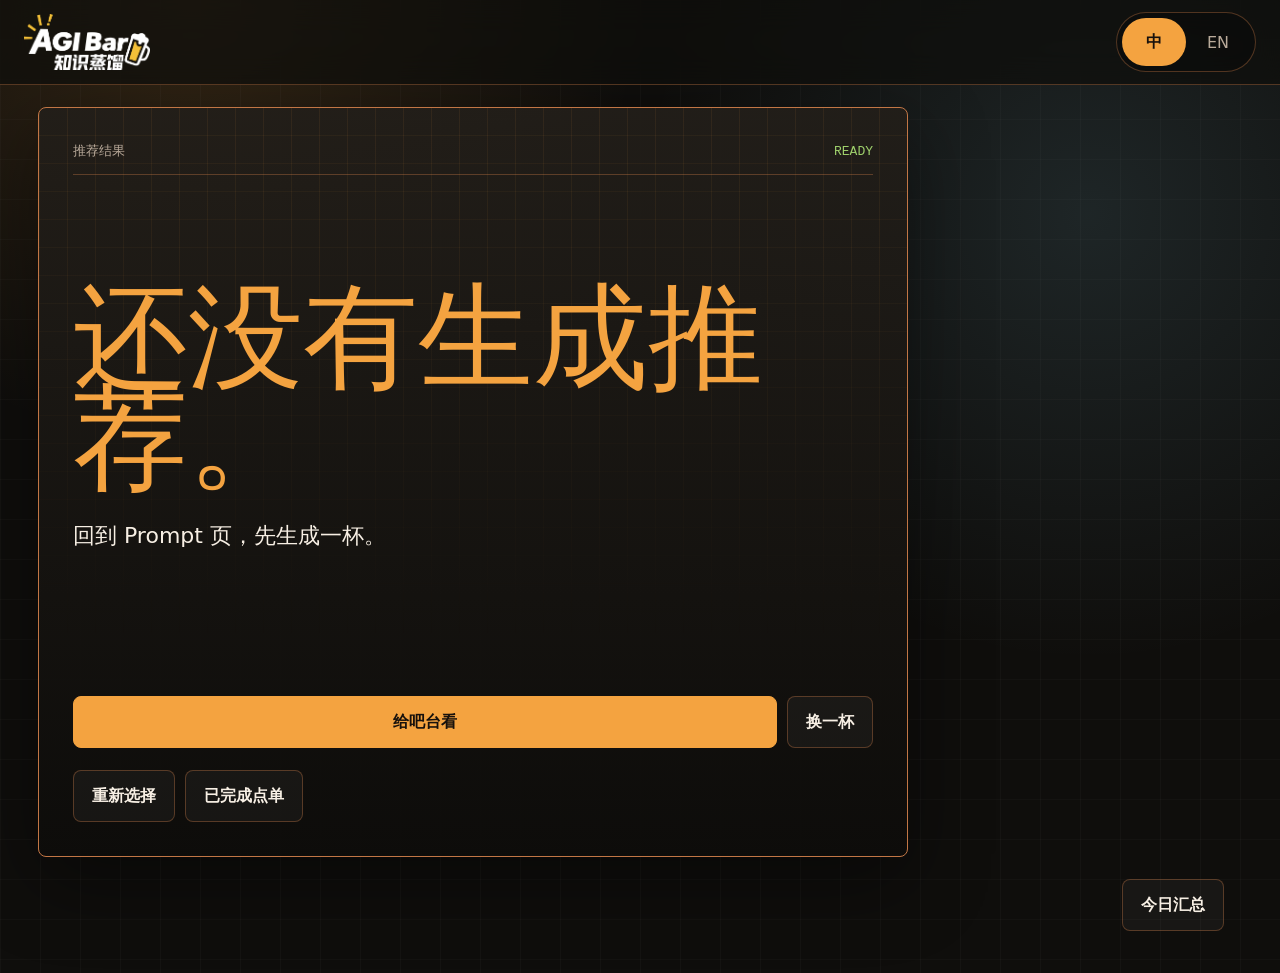
<file: order.html>
<!doctype html>
<html lang="zh-CN">
<head>
  <meta charset="utf-8">
  <meta name="viewport" content="width=device-width, initial-scale=1">
  <title>点单信息 | AGI Bar</title>
  <link rel="stylesheet" href="style.css">
</head>
<body>
  <div class="shell">
    <header class="topbar">
      <div class="brand">
        <img class="brand-logo" src="assets/agi-bar-logo.png" alt="AGI Bar 知识蒸馏">
      </div>
      <div class="lang" aria-label="Language">
        <button type="button" class="active" data-lang="zh">中</button>
        <button type="button" data-lang="en">EN</button>
      </div>
    </header>

    <main class="order-main">
      <section class="order-card" aria-label="Order information">
        <div class="result-kicker">
          <span data-i18n="resultLabel">推荐结果</span>
          <span class="badge">READY</span>
        </div>
        <div id="result"></div>
        <div>
          <div class="order-actions">
            <button class="primary" type="button" id="show" data-i18n="show">给吧台看</button>
            <button class="secondary" type="button" id="another" data-i18n="another">换一杯</button>
          </div>
          <div class="staff-actions">
            <button class="secondary" type="button" id="back" data-i18n="back">重新选择</button>
            <button class="secondary" type="button" id="complete" data-i18n="complete">已完成点单</button>
          </div>
        </div>
      </section>

      <aside class="side">
      </aside>
    </main>

    <section class="staff-footer" aria-label="Staff summary">
      <button class="secondary" type="button" id="summary" data-i18n="summary">今日汇总</button>
    </section>
  </div>

  <div class="toast" id="toast" role="status" aria-live="polite"></div>

  <section class="modal" id="summaryModal" aria-modal="true" role="dialog" aria-labelledby="summaryTitle">
    <div class="summary-panel">
      <div class="summary-head">
        <div>
          <h2 id="summaryTitle" data-i18n="summaryTitle">今日汇总</h2>
          <p id="summaryMeta"></p>
        </div>
        <div class="summary-tools">
          <button class="secondary" type="button" id="exportOrders" data-i18n="exportOrders">导出数据</button>
          <button class="icon-button" type="button" id="closeSummary" aria-label="关闭">×</button>
        </div>
      </div>
      <div class="summary-grid">
        <section class="summary-block">
          <h3 data-i18n="topDrinks">最多点的单</h3>
          <ul class="summary-list" id="drinkSummary"></ul>
        </section>
        <section class="summary-block">
          <h3 data-i18n="topWords">Prompt 高频词</h3>
          <ul class="summary-list" id="wordSummary"></ul>
        </section>
      </div>
      <section class="summary-block recent">
        <h3 data-i18n="recentOrders">最近点单</h3>
        <div id="recentOrders"></div>
      </section>
    </div>
  </section>

  <script src="app-data.js"></script>
  <script>
    const data = window.AGIBarData;
    let draft = data.loadDraft();
    let drink = data.drinks.find((item) => item.id === draft.currentDrinkId) || null;

    const $ = (selector) => document.querySelector(selector);
    const resultEl = $("#result");
    const toastEl = $("#toast");
    const summaryModalEl = $("#summaryModal");

    function t(key) {
      return data.copy[draft.lang || "zh"][key];
    }

    function renderCopy() {
      const lang = draft.lang || "zh";
      document.documentElement.lang = lang === "zh" ? "zh-CN" : "en";
      document.title = lang === "zh" ? "点单信息 | AGI Bar" : "Order Info | AGI Bar";
      document.querySelectorAll("[data-i18n]").forEach((node) => {
        node.textContent = t(node.dataset.i18n);
      });
      document.querySelectorAll("[data-lang]").forEach((button) => {
        button.classList.toggle("active", button.dataset.lang === lang);
      });
      $("#closeSummary").setAttribute("aria-label", lang === "zh" ? "关闭" : "Close");
      renderResult();
      renderSummary();
    }

    function renderResult() {
      if (!drink) {
        resultEl.innerHTML = `
          <div>
            <p class="order">${t("noDrink")}</p>
            <p class="reason">${t("noDrinkHint")}</p>
          </div>
        `;
        $("#show").disabled = true;
        $("#another").disabled = true;
        $("#complete").disabled = true;
        return;
      }

      const lang = draft.lang || "zh";
      const flavors = lang === "zh" ? drink.flavorZh : drink.flavorEn;
      const base = lang === "zh" ? drink.base : (drink.baseEn || drink.base);
      resultEl.innerHTML = `
        <div>
          <p class="order">${t("orderPrefix")}${drink.id}</p>
          <h1 class="drink-name ${lang === "en" ? "en-mode" : ""}">${drink.zh}</h1>
          ${lang === "en" ? `<p class="english-name">${drink.en}</p>` : ""}
          <div class="flavor">
            <span class="pill">${base}</span>
            ${drink.abv ? `<span class="pill">${drink.abv}</span>` : ""}
            ${flavors.map((item) => `<span class="pill">${item}</span>`).join("")}
          </div>
          <p class="reason">${lang === "zh" ? drink.reasonZh : drink.reasonEn}</p>
        </div>
      `;
      $("#show").disabled = false;
      $("#another").disabled = false;
      $("#complete").disabled = false;
    }

    function showToast(message) {
      toastEl.textContent = message;
      toastEl.classList.add("show");
      window.setTimeout(() => toastEl.classList.remove("show"), 1600);
    }

    function setLanguage(nextLang) {
      if (!nextLang || draft.lang === nextLang) return;
      draft.lang = nextLang;
      data.saveDraft(draft);
      renderCopy();
    }

    function chooseAnother() {
      draft.lastDrinkId = drink ? drink.id : draft.lastDrinkId;
      drink = data.chooseDrink(draft);
      draft.currentDrinkId = drink.id;
      draft.lastDrinkId = drink.id;
      data.saveDraft(draft);
      renderResult();
    }

    function completeOrder() {
      if (!drink) return;
      const order = {
        id: crypto.randomUUID ? crypto.randomUUID() : `${Date.now()}-${Math.random()}`,
        createdAt: new Date().toISOString(),
        lang: draft.lang || "zh",
        prompt: (draft.prompt || "").trim(),
        selected: (draft.selected || []).map((value) => ({
          value,
          zh: data.getChipLabel(value, "zh"),
          en: data.getChipLabel(value, "en")
        })),
        drink: {
          id: drink.id,
          zh: drink.zh,
          en: drink.en,
          base: drink.base
        }
      };
      const orders = data.loadOrders();
      orders.push(order);
      data.saveOrders(orders);
      draft.currentDrinkId = null;
      data.saveDraft(draft);
      showToast(t("completed"));
      renderSummary();
      window.setTimeout(() => {
        window.location.href = "index.html";
      }, 650);
    }

    function renderSummary() {
      const orders = data.loadOrders();
      $("#summaryMeta").textContent = t("totalOrders").replace("{count}", orders.length);
      const drinkCounts = data.countBy(orders, (order) => `#${order.drink.id} ${order.drink.zh}${draft.lang === "en" ? ` / ${order.drink.en}` : ""}`);
      const wordCounts = data.countBy(data.extractWords(orders), (word) => word).slice(0, 12);

      $("#drinkSummary").innerHTML = drinkCounts.length
        ? drinkCounts.slice(0, 10).map(([name, count]) => `<li><span>${name}</span><span class="count">${count}</span></li>`).join("")
        : `<li><span>${t("noOrders")}</span><span></span></li>`;

      $("#wordSummary").innerHTML = wordCounts.length
        ? wordCounts.map(([word, count]) => `<li><span>${word}</span><span class="count">${count}</span></li>`).join("")
        : `<li><span>${t("noOrders")}</span><span></span></li>`;

      $("#recentOrders").innerHTML = orders.length
        ? orders.slice(-8).reverse().map((order) => {
          const time = new Date(order.createdAt).toLocaleTimeString(draft.lang === "zh" ? "zh-CN" : "en-US", { hour: "2-digit", minute: "2-digit" });
          const prompt = order.prompt || order.selected.map((item) => draft.lang === "zh" ? item.zh : item.en).join(" / ");
          return `<div class="recent-row"><span>${time}</span><span><b>#${order.drink.id} ${order.drink.zh}</b><br>${prompt}</span></div>`;
        }).join("")
        : `<div class="recent-row"><span></span><span>${t("noOrders")}</span></div>`;
    }

    function exportOrders() {
      const orders = data.loadOrders();
      const header = ["createdAt", "language", "drinkNumber", "drinkZh", "drinkEn", "base", "prompt", "keywordsZh", "keywordsEn"];
      const rows = orders.map((order) => [
        order.createdAt,
        order.lang,
        order.drink.id,
        order.drink.zh,
        order.drink.en,
        order.drink.base,
        order.prompt,
        order.selected.map((item) => item.zh).join(" / "),
        order.selected.map((item) => item.en).join(" / ")
      ]);
      const csv = [header, ...rows].map((row) => row.map(data.csvCell).join(",")).join("\n");
      const blob = new Blob(["\ufeff", csv], { type: "text/csv;charset=utf-8" });
      const url = URL.createObjectURL(blob);
      const link = document.createElement("a");
      link.href = url;
      link.download = `agi-bar-prompt-order-${new Date().toISOString().slice(0, 10)}.csv`;
      document.body.appendChild(link);
      link.click();
      link.remove();
      URL.revokeObjectURL(url);
    }

    document.querySelector(".lang").addEventListener("pointerup", (event) => {
      const button = event.target.closest("[data-lang]");
      if (!button) return;
      event.preventDefault();
      setLanguage(button.dataset.lang);
    });

    document.querySelector(".lang").addEventListener("click", (event) => {
      const button = event.target.closest("[data-lang]");
      if (!button) return;
      setLanguage(button.dataset.lang);
    });

    $("#show").addEventListener("click", () => {
      if (drink) showToast(t("copied"));
    });
    $("#another").addEventListener("click", chooseAnother);
    $("#complete").addEventListener("click", completeOrder);
    $("#back").addEventListener("click", () => {
      window.location.href = "index.html";
    });
    $("#summary").addEventListener("click", () => {
      renderSummary();
      summaryModalEl.classList.add("open");
    });
    $("#closeSummary").addEventListener("click", () => summaryModalEl.classList.remove("open"));
    $("#exportOrders").addEventListener("click", exportOrders);
    summaryModalEl.addEventListener("click", (event) => {
      if (event.target === summaryModalEl) summaryModalEl.classList.remove("open");
    });
    document.addEventListener("keydown", (event) => {
      if (event.key === "Escape") summaryModalEl.classList.remove("open");
    });

    renderCopy();
  </script>
</body>
</html>
</file>
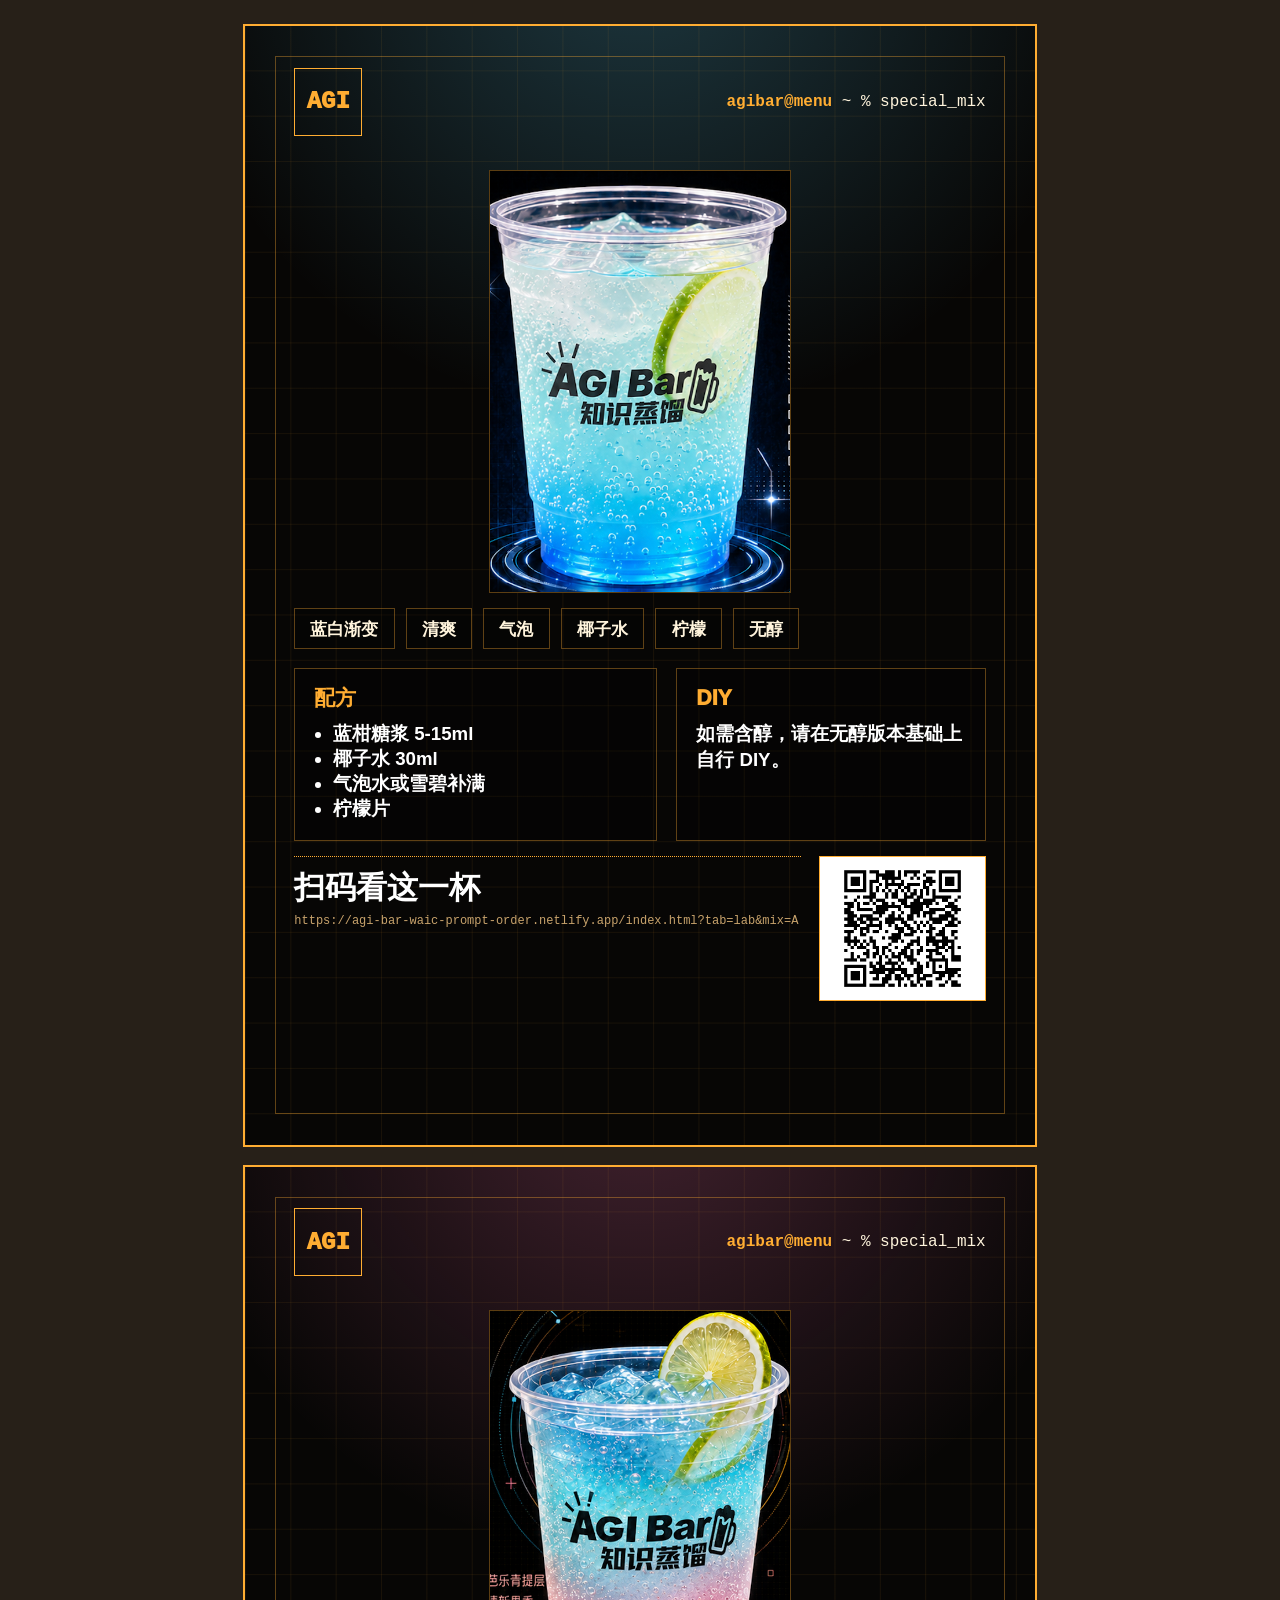
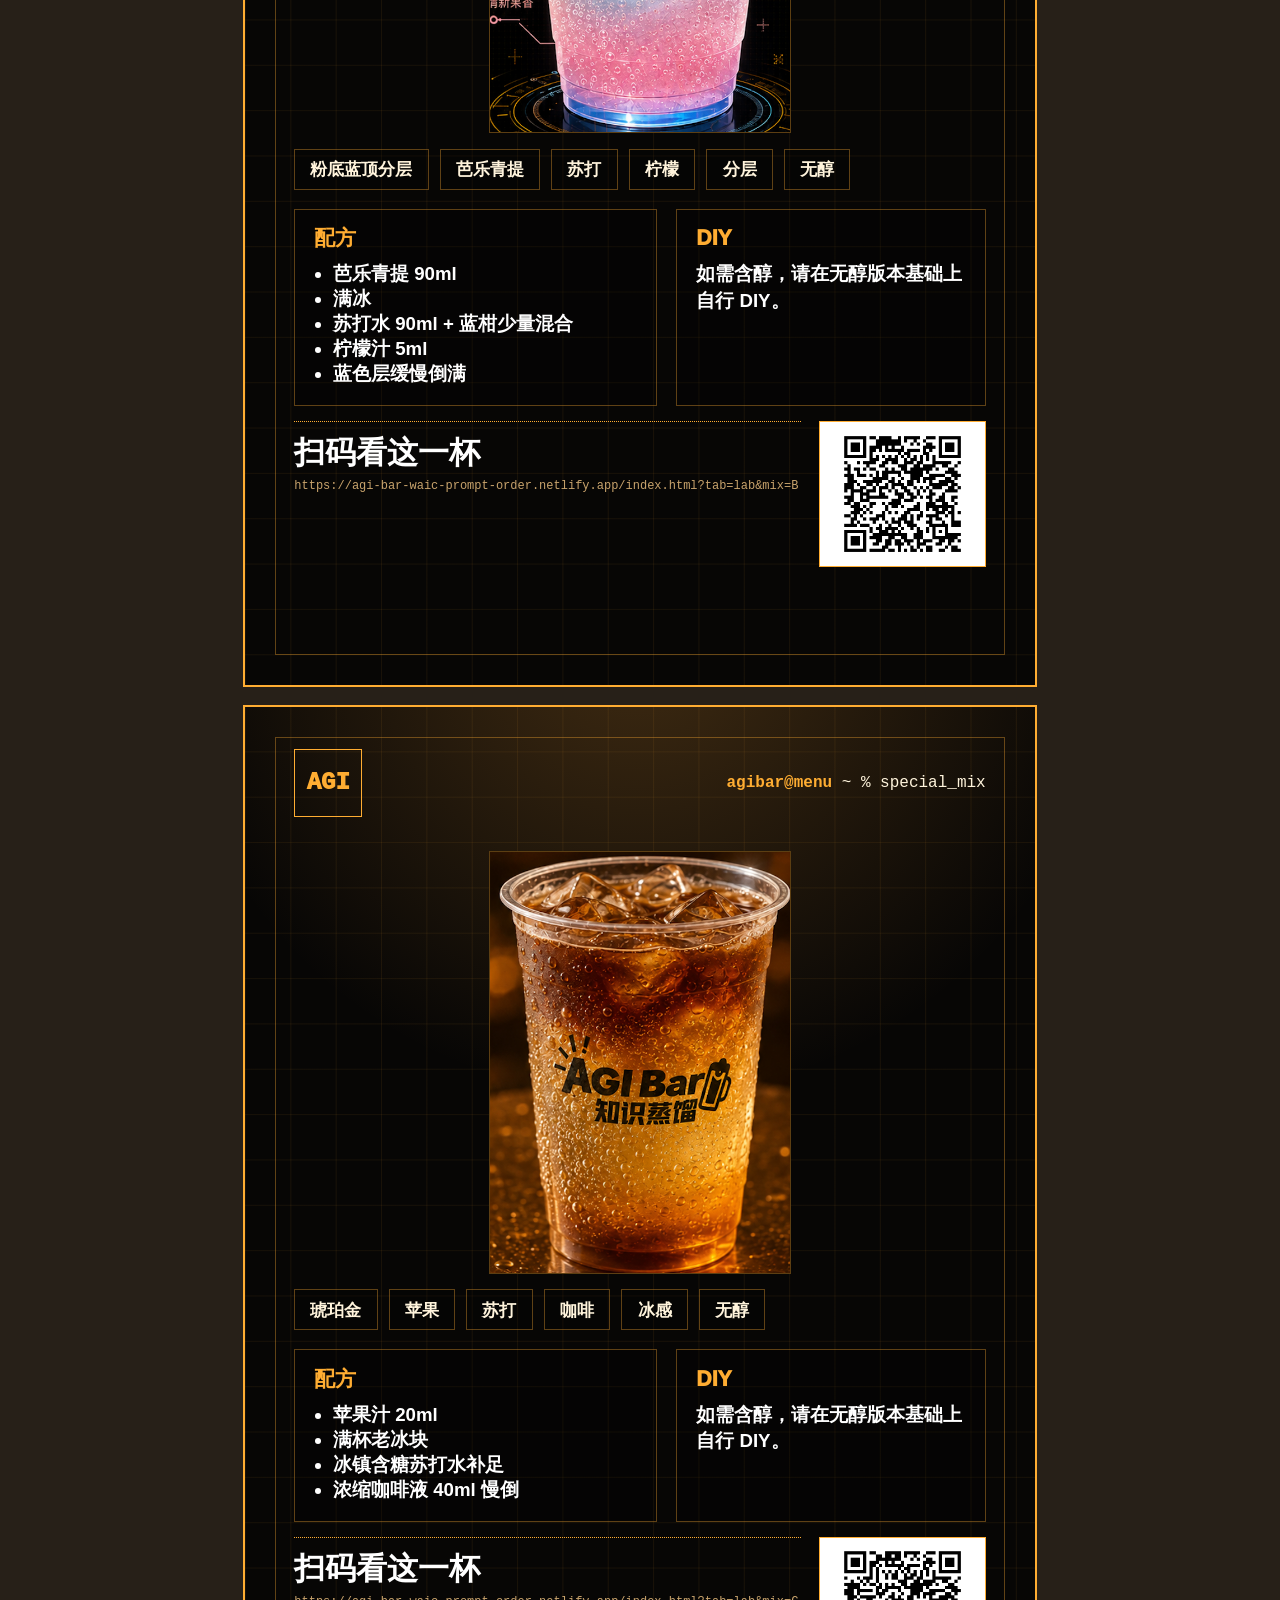
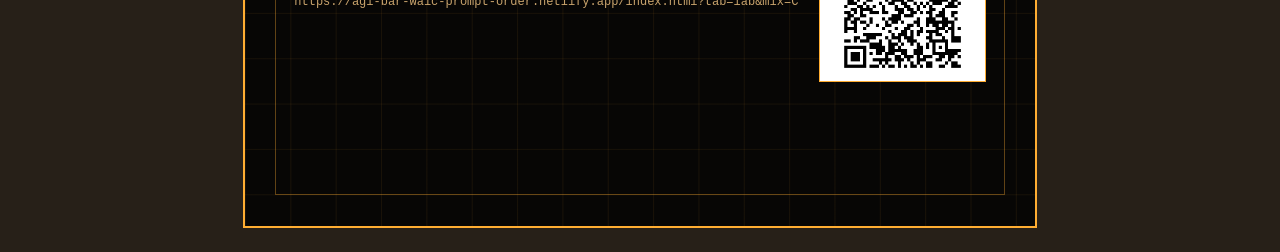
<file: special-intros.html>
<!doctype html>
<html lang="zh-CN">
<head>
  <meta charset="utf-8">
  <meta name="viewport" content="width=device-width, initial-scale=1">
  <title>AGI Bar 特调介绍</title>
  <style>
    :root {
      --black: #070605;
      --panel: #0f0c09;
      --gold: #ffad32;
      --gold-soft: rgba(255, 173, 50, 0.36);
      --cream: #fff4dc;
      --muted: #c8a36c;
      --blue: #66d9ff;
      --pink: #ff7ab6;
      --amber: #d99035;
    }

    * { box-sizing: border-box; }

    html,
    body {
      margin: 0;
      background: #272018;
      color: var(--cream);
      font-family: "PingFang SC", "Microsoft YaHei", "Noto Sans SC", Arial, sans-serif;
    }

    body { padding: 24px; }

    .pages {
      display: grid;
      grid-template-columns: 210mm;
      gap: 18px;
      width: max-content;
      margin: 0 auto;
    }

    .page {
      position: relative;
      width: 210mm;
      height: 297mm;
      overflow: hidden;
      padding: 11mm 13mm 10mm;
      background:
        linear-gradient(90deg, rgba(255, 173, 50, 0.075) 1px, transparent 1px),
        linear-gradient(0deg, rgba(255, 173, 50, 0.065) 1px, transparent 1px),
        radial-gradient(circle at 50% -8%, var(--glow), transparent 38%),
        var(--black);
      background-size: 12mm 12mm, 12mm 12mm, auto, auto;
      border: 2px solid var(--gold);
    }

    .page::after {
      content: "";
      position: absolute;
      inset: 8mm;
      border: 1px solid var(--gold-soft);
      pointer-events: none;
    }

    .topline {
      display: flex;
      align-items: center;
      justify-content: space-between;
      gap: 8mm;
      font-family: "SFMono-Regular", Consolas, monospace;
      font-size: 12pt;
      color: var(--cream);
    }

    .mark {
      width: 18mm;
      height: 18mm;
      display: grid;
      place-items: center;
      border: 1.5px solid var(--gold);
      color: var(--gold);
      font-size: 18pt;
      font-weight: 950;
    }

    .terminal b { color: var(--gold); }

    .visual {
      position: relative;
      width: 80mm;
      height: 112mm;
      margin: 9mm auto 0;
      border: 1.4px solid var(--gold-soft);
      background: #000;
      overflow: hidden;
    }

    .visual img {
      width: 100%;
      height: 100%;
      display: block;
      object-fit: cover;
      object-position: center;
    }

    .chips {
      display: flex;
      flex-wrap: wrap;
      gap: 3mm;
      margin-top: 4mm;
    }

    .chip {
      border: 1px solid var(--gold-soft);
      color: var(--cream);
      padding: 2mm 4mm;
      font-size: 13pt;
      font-weight: 900;
      background: rgba(0, 0, 0, 0.24);
    }

    .grid {
      display: grid;
      grid-template-columns: 1.08fr 0.92fr;
      gap: 5mm;
      margin-top: 5mm;
    }

    .box {
      border: 1.2px solid var(--gold-soft);
      background: rgba(0, 0, 0, 0.26);
      padding: 5mm;
      min-height: 34mm;
    }

    .box h2 {
      margin: 0 0 3mm;
      color: var(--gold);
      font-size: 16pt;
      line-height: 1;
      font-weight: 950;
    }

    ul {
      margin: 0;
      padding-left: 5mm;
      color: #fff;
      font-size: 14pt;
      line-height: 1.34;
      font-weight: 850;
    }

    .box p {
      margin: 0;
      color: #fff;
      font-size: 14pt;
      line-height: 1.42;
      font-weight: 850;
    }

    .scan {
      position: relative;
      display: grid;
      grid-template-columns: 1fr 44mm;
      gap: 5mm;
      align-items: stretch;
      margin-top: 4mm;
      z-index: 1;
    }

    .scan-copy {
      border-top: 1px dotted var(--gold);
      padding-top: 4mm;
    }

    .scan-copy strong {
      display: block;
      color: #fff;
      font-size: 23pt;
      line-height: 1;
      font-weight: 950;
    }

    .scan-copy span {
      display: block;
      margin-top: 3mm;
      color: var(--muted);
      font-family: "SFMono-Regular", Consolas, monospace;
      font-size: 9pt;
      line-height: 1.32;
      word-break: break-all;
    }

    .qr {
      display: grid;
      place-items: center;
      min-height: 38mm;
      border: 1.5px solid var(--gold);
      background: #fff;
      padding: 2mm;
    }

    .qr img {
      display: block;
      width: 34mm;
      height: 34mm;
    }

    .a { --glow: rgba(102, 217, 255, 0.24); }
    .b { --glow: rgba(255, 122, 182, 0.24); }
    .c { --glow: rgba(217, 144, 53, 0.28); }

    @media screen and (max-width: 900px) {
      body {
        padding: 12px;
        overflow-x: hidden;
      }

      .pages {
        grid-template-columns: minmax(0, 1fr);
        width: 100%;
        gap: 12px;
      }

      .page {
        width: 100%;
        height: auto;
        min-height: calc((100vw - 24px) * 1.414);
        padding: 5vw 6vw;
      }

      .page::after { inset: 4vw; }

      .topline {
        gap: 4vw;
        font-size: clamp(10px, 2.7vw, 16px);
      }

      .mark {
        width: clamp(42px, 13vw, 68px);
        height: clamp(42px, 13vw, 68px);
        font-size: clamp(16px, 4.5vw, 24px);
        flex: 0 0 auto;
      }

      .visual {
        width: min(72%, 320px);
        height: auto;
        aspect-ratio: 5 / 7;
        margin: 5vw auto 0;
      }

      .chips {
        gap: 6px;
        margin-top: 8px;
      }

      .chip {
        padding: 6px 10px;
        font-size: clamp(12px, 3.3vw, 16px);
      }

      .grid {
        grid-template-columns: 1fr;
        gap: 8px;
        margin-top: 10px;
      }

      .box {
        min-height: 0;
        padding: 14px;
      }

      .box h2 { font-size: clamp(16px, 4.5vw, 22px); }

      ul,
      .box p {
        font-size: clamp(14px, 3.7vw, 18px);
      }

      .scan {
        grid-template-columns: minmax(0, 1fr) clamp(96px, 28vw, 132px);
        gap: 12px;
        margin-top: 10px;
      }

      .scan-copy strong { font-size: clamp(22px, 6vw, 30px); }
      .scan-copy span { font-size: clamp(8px, 2.3vw, 11px); }

      .qr {
        min-height: 0;
        padding: 6px;
      }

      .qr img {
        width: 100%;
        height: auto;
      }
    }

    @media print {
      @page { size: A4 portrait; margin: 0; }
      html, body { background: #fff; padding: 0; }
      .pages { display: block; width: auto; margin: 0; }
      .page { page-break-after: always; border: 0; }
    }
  </style>
</head>
<body>
  <main class="pages">
    <section class="page a">
      <div class="topline"><div class="mark">AGI</div><div class="terminal"><b>agibar@menu</b> ~ % special_mix</div></div>
      <div class="visual"><img src="special-visual-A.png" alt="蓝白渐变特调"></div>
      <div class="chips"><span class="chip">蓝白渐变</span><span class="chip">清爽</span><span class="chip">气泡</span><span class="chip">椰子水</span><span class="chip">柠檬</span><span class="chip">无醇</span></div>
      <div class="grid"><div class="box"><h2>配方</h2><ul><li>蓝柑糖浆 5-15ml</li><li>椰子水 30ml</li><li>气泡水或雪碧补满</li><li>柠檬片</li></ul></div><div class="box"><h2>DIY</h2><p>如需含醇，请在无醇版本基础上自行 DIY。</p></div></div>
      <div class="scan"><div class="scan-copy"><strong>扫码看这一杯</strong><span>https://agi-bar-waic-prompt-order.netlify.app/index.html?tab=lab&mix=A</span></div><div class="qr"><img src="special-qr-A.png" alt="二维码"></div></div>
    </section>

    <section class="page b">
      <div class="topline"><div class="mark">AGI</div><div class="terminal"><b>agibar@menu</b> ~ % special_mix</div></div>
      <div class="visual"><img src="special-visual-B.png" alt="粉蓝分层特调"></div>
      <div class="chips"><span class="chip">粉底蓝顶分层</span><span class="chip">芭乐青提</span><span class="chip">苏打</span><span class="chip">柠檬</span><span class="chip">分层</span><span class="chip">无醇</span></div>
      <div class="grid"><div class="box"><h2>配方</h2><ul><li>芭乐青提 90ml</li><li>满冰</li><li>苏打水 90ml + 蓝柑少量混合</li><li>柠檬汁 5ml</li><li>蓝色层缓慢倒满</li></ul></div><div class="box"><h2>DIY</h2><p>如需含醇，请在无醇版本基础上自行 DIY。</p></div></div>
      <div class="scan"><div class="scan-copy"><strong>扫码看这一杯</strong><span>https://agi-bar-waic-prompt-order.netlify.app/index.html?tab=lab&mix=B</span></div><div class="qr"><img src="special-qr-B.png" alt="二维码"></div></div>
    </section>

    <section class="page c">
      <div class="topline"><div class="mark">AGI</div><div class="terminal"><b>agibar@menu</b> ~ % special_mix</div></div>
      <div class="visual"><img src="special-visual-C.png" alt="琥珀咖啡特调"></div>
      <div class="chips"><span class="chip">琥珀金</span><span class="chip">苹果</span><span class="chip">苏打</span><span class="chip">咖啡</span><span class="chip">冰感</span><span class="chip">无醇</span></div>
      <div class="grid"><div class="box"><h2>配方</h2><ul><li>苹果汁 20ml</li><li>满杯老冰块</li><li>冰镇含糖苏打水补足</li><li>浓缩咖啡液 40ml 慢倒</li></ul></div><div class="box"><h2>DIY</h2><p>如需含醇，请在无醇版本基础上自行 DIY。</p></div></div>
      <div class="scan"><div class="scan-copy"><strong>扫码看这一杯</strong><span>https://agi-bar-waic-prompt-order.netlify.app/index.html?tab=lab&mix=C</span></div><div class="qr"><img src="special-qr-C.png" alt="二维码"></div></div>
    </section>
  </main>
</body>
</html>
</file>
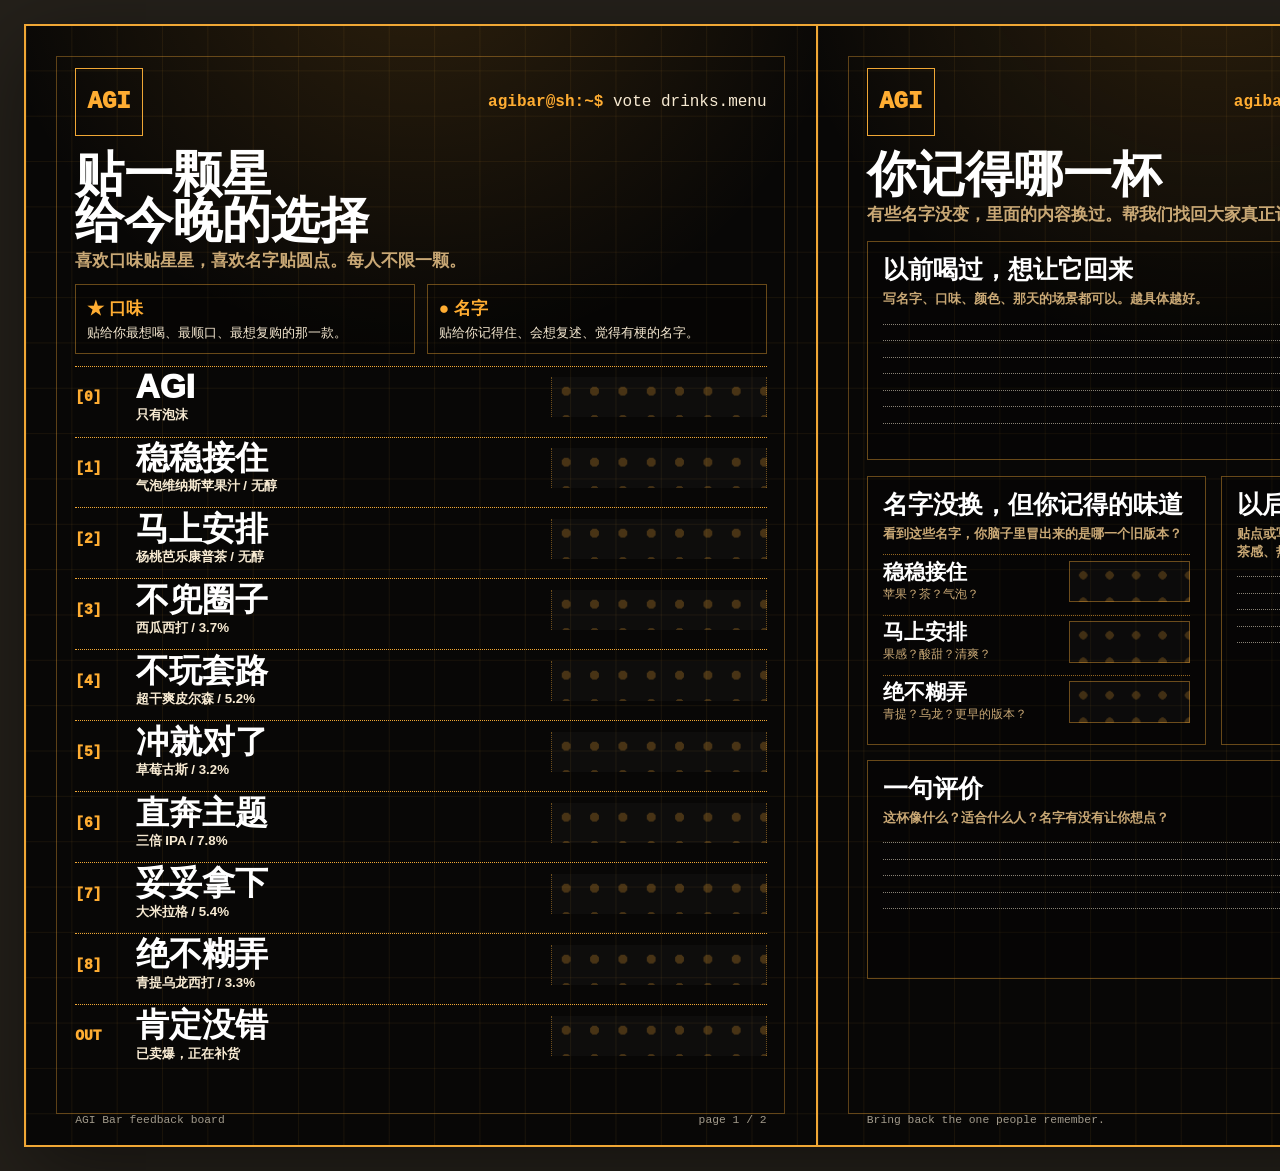
<file: vote-board.html>
<!doctype html>
<html lang="zh-CN">
<head>
  <meta charset="utf-8">
  <meta name="viewport" content="width=device-width, initial-scale=1">
  <title>AGI Bar 贴纸记忆板</title>
  <style>
    :root {
      --ink: #080706;
      --panel: #0f0d0a;
      --line: #f0a735;
      --line-soft: rgba(240, 167, 53, 0.42);
      --gold: #ffad32;
      --cream: #fff4dc;
      --paper: #f7ead2;
      --muted: #c9a875;
      --dim: rgba(255, 244, 220, 0.62);
    }

    * { box-sizing: border-box; }

    html,
    body {
      margin: 0;
      background: #24201a;
      color: var(--cream);
      font-family: "PingFang SC", "Microsoft YaHei", "Noto Sans SC", Arial, sans-serif;
    }

    body {
      min-height: 100vh;
      padding: 24px;
    }

    .sheet-wrap {
      width: max-content;
      display: grid;
      grid-template-columns: repeat(2, 210mm);
      gap: 0;
      margin: 0 auto;
      box-shadow: 0 24px 80px rgba(0, 0, 0, 0.44);
    }

    .page {
      position: relative;
      width: 210mm;
      height: 297mm;
      overflow: hidden;
      padding: 11mm 13mm 9mm;
      background:
        linear-gradient(90deg, rgba(240, 167, 53, 0.08) 1px, transparent 1px),
        linear-gradient(0deg, rgba(240, 167, 53, 0.07) 1px, transparent 1px),
        radial-gradient(circle at 50% -10%, rgba(255, 173, 50, 0.16), transparent 34%),
        var(--ink);
      background-size: 12mm 12mm, 12mm 12mm, auto, auto;
      border: 2px solid var(--line);
    }

    .page + .page { border-left: 0; }

    .page::after {
      content: "";
      position: absolute;
      inset: 8mm;
      border: 1px solid rgba(240, 167, 53, 0.36);
      pointer-events: none;
    }

    .topline {
      display: flex;
      align-items: center;
      justify-content: space-between;
      gap: 10mm;
      font-family: "SFMono-Regular", Consolas, monospace;
      font-size: 12pt;
      color: var(--paper);
      letter-spacing: 0;
    }

    .prompt b { color: var(--gold); }

    .mark {
      width: 18mm;
      height: 18mm;
      display: grid;
      place-items: center;
      border: 1.5px solid var(--line);
      color: var(--gold);
      font-weight: 950;
      font-size: 18pt;
      line-height: 1;
    }

    h1 {
      margin: 4mm 0 1.5mm;
      color: #fff;
      font-size: 37pt;
      line-height: 0.94;
      font-weight: 950;
      letter-spacing: 0;
    }

    .subtitle {
      margin: 0 0 3mm;
      color: var(--muted);
      font-size: 13pt;
      line-height: 1.35;
      font-weight: 800;
    }

    .rules {
      display: grid;
      grid-template-columns: repeat(2, 1fr);
      gap: 3mm;
      margin-bottom: 3mm;
    }

    .rule {
      min-height: 13mm;
      border: 1px solid var(--line-soft);
      padding: 3mm;
      background: rgba(0, 0, 0, 0.26);
    }

    .rule strong {
      display: block;
      color: var(--gold);
      font-size: 13pt;
      margin-bottom: 1mm;
    }

    .rule span {
      display: block;
      color: var(--paper);
      font-size: 10pt;
      line-height: 1.35;
    }

    .menu-list {
      display: grid;
      gap: 2.4mm;
    }

    .drink-row {
      display: grid;
      grid-template-columns: 13mm 1fr 57mm;
      align-items: stretch;
      gap: 3mm;
      min-height: 15mm;
      padding: 1.1mm 0;
      border-top: 1px dotted var(--line);
    }

    .num,
    .abv {
      display: flex;
      align-items: center;
      color: var(--gold);
      font-family: "SFMono-Regular", Consolas, monospace;
      font-size: 11pt;
      font-weight: 950;
    }

    .abv {
      justify-content: flex-end;
      color: var(--muted);
    }

    .name {
      color: #fff;
      font-size: 25pt;
      line-height: 0.94;
      font-weight: 950;
    }

    .base {
      margin-top: 1.4mm;
      color: var(--paper);
      font-size: 10pt;
      font-weight: 850;
      line-height: 1.2;
    }

    .vote-area {
      min-height: 10.5mm;
      align-self: center;
      background:
        radial-gradient(circle, rgba(255, 173, 50, 0.24) 0 1.15mm, transparent 1.24mm),
        rgba(255, 255, 255, 0.025);
      background-size: 7.5mm 7.5mm;
      border-left: 1px dotted var(--line-soft);
      border-right: 1px dotted var(--line-soft);
    }

    .memory-grid {
      display: grid;
      grid-template-columns: 1fr 1fr;
      gap: 4mm;
      margin-top: 4mm;
    }

    .memory-card {
      min-height: 55mm;
      border: 1.2px solid var(--line-soft);
      background: rgba(0, 0, 0, 0.24);
      padding: 4mm;
    }

    .memory-card.large {
      grid-column: 1 / -1;
      min-height: 58mm;
    }

    .memory-card h2 {
      margin: 0 0 2mm;
      color: #fff;
      font-size: 19pt;
      line-height: 1;
      font-weight: 950;
    }

    .memory-card p {
      margin: 0 0 3mm;
      color: var(--muted);
      font-size: 10pt;
      line-height: 1.38;
      font-weight: 750;
    }

    .note-lines {
      display: grid;
      gap: 4.1mm;
      margin-top: 4mm;
    }

    .line {
      height: 0;
      border-top: 1px dotted rgba(255, 244, 220, 0.52);
    }

    .past-list {
      display: grid;
      gap: 1.7mm;
      margin-top: 3mm;
    }

    .past-item {
      display: grid;
      grid-template-columns: 1fr 32mm;
      gap: 3mm;
      align-items: center;
      padding: 1.5mm 0;
      border-top: 1px dotted rgba(240, 167, 53, 0.6);
    }

    .past-item b {
      color: #fff;
      font-size: 15.5pt;
      line-height: 1;
    }

    .past-item span {
      display: block;
      margin-top: 1mm;
      color: var(--muted);
      font-size: 9pt;
      line-height: 1.25;
    }

    .dots {
      height: 11mm;
      border: 1px solid var(--line-soft);
      background:
        radial-gradient(circle, rgba(255, 173, 50, 0.22) 0 1.05mm, transparent 1.12mm),
        rgba(255, 255, 255, 0.025);
      background-size: 7mm 7mm;
    }

    .footer {
      position: absolute;
      left: 13mm;
      right: 13mm;
      bottom: 5mm;
      display: flex;
      justify-content: space-between;
      color: var(--dim);
      font-family: "SFMono-Regular", Consolas, monospace;
      font-size: 8.5pt;
      z-index: 1;
    }

    @media print {
      @page { size: A4 portrait; margin: 0; }
      html, body { background: #fff; padding: 0; }
      .sheet-wrap { display: block; width: auto; box-shadow: none; }
      .page { page-break-after: always; border: 0; }
      .page + .page { border-left: 0; }
    }
  </style>
</head>
<body>
  <main class="sheet-wrap">
    <section class="page">
      <div class="topline">
        <div class="mark">AGI</div>
        <div class="prompt"><b>agibar@sh:~$</b> vote drinks.menu</div>
      </div>
      <h1>贴一颗星<br>给今晚的选择</h1>
      <p class="subtitle">喜欢口味贴星星，喜欢名字贴圆点。每人不限一颗。</p>
      <div class="rules">
        <div class="rule"><strong>★ 口味</strong><span>贴给你最想喝、最顺口、最想复购的那一款。</span></div>
        <div class="rule"><strong>● 名字</strong><span>贴给你记得住、会想复述、觉得有梗的名字。</span></div>
      </div>
      <div class="menu-list">
        <article class="drink-row"><div class="num">[0]</div><div><div class="name">AGI</div><div class="base">只有泡沫</div></div><div class="vote-area"></div></article>
        <article class="drink-row"><div class="num">[1]</div><div><div class="name">稳稳接住</div><div class="base">气泡维纳斯苹果汁 / 无醇</div></div><div class="vote-area"></div></article>
        <article class="drink-row"><div class="num">[2]</div><div><div class="name">马上安排</div><div class="base">杨桃芭乐康普茶 / 无醇</div></div><div class="vote-area"></div></article>
        <article class="drink-row"><div class="num">[3]</div><div><div class="name">不兜圈子</div><div class="base">西瓜西打 / 3.7%</div></div><div class="vote-area"></div></article>
        <article class="drink-row"><div class="num">[4]</div><div><div class="name">不玩套路</div><div class="base">超干爽皮尔森 / 5.2%</div></div><div class="vote-area"></div></article>
        <article class="drink-row"><div class="num">[5]</div><div><div class="name">冲就对了</div><div class="base">草莓古斯 / 3.2%</div></div><div class="vote-area"></div></article>
        <article class="drink-row"><div class="num">[6]</div><div><div class="name">直奔主题</div><div class="base">三倍 IPA / 7.8%</div></div><div class="vote-area"></div></article>
        <article class="drink-row"><div class="num">[7]</div><div><div class="name">妥妥拿下</div><div class="base">大米拉格 / 5.4%</div></div><div class="vote-area"></div></article>
        <article class="drink-row"><div class="num">[8]</div><div><div class="name">绝不糊弄</div><div class="base">青提乌龙西打 / 3.3%</div></div><div class="vote-area"></div></article>
        <article class="drink-row"><div class="num">OUT</div><div><div class="name">肯定没错</div><div class="base">已卖爆，正在补货</div></div><div class="vote-area"></div></article>
      </div>
      <div class="footer"><span>AGI Bar feedback board</span><span>page 1 / 2</span></div>
    </section>

    <section class="page">
      <div class="topline">
        <div class="mark">AGI</div>
        <div class="prompt"><b>agibar@sh:~$</b> grep memory past.menu</div>
      </div>
      <h1>你记得哪一杯</h1>
      <p class="subtitle">有些名字没变，里面的内容换过。帮我们找回大家真正记住的版本。</p>
      <div class="memory-grid">
        <section class="memory-card large">
          <h2>以前喝过，想让它回来</h2>
          <p>写名字、口味、颜色、那天的场景都可以。越具体越好。</p>
          <div class="note-lines"><div class="line"></div><div class="line"></div><div class="line"></div><div class="line"></div><div class="line"></div><div class="line"></div><div class="line"></div></div>
        </section>
        <section class="memory-card">
          <h2>名字没换，但你记得的味道</h2>
          <p>看到这些名字，你脑子里冒出来的是哪一个旧版本？</p>
          <div class="past-list">
            <div class="past-item"><div><b>稳稳接住</b><span>苹果？茶？气泡？</span></div><div class="dots"></div></div>
            <div class="past-item"><div><b>马上安排</b><span>果感？酸甜？清爽？</span></div><div class="dots"></div></div>
            <div class="past-item"><div><b>绝不糊弄</b><span>青提？乌龙？更早的版本？</span></div><div class="dots"></div></div>
          </div>
        </section>
        <section class="memory-card">
          <h2>以后想在 AGI Bar 喝到</h2>
          <p>贴点或写关键词：低度、无醇、酸、苦、甜、咖啡、茶感、热带水果。</p>
          <div class="note-lines"><div class="line"></div><div class="line"></div><div class="line"></div><div class="line"></div><div class="line"></div></div>
        </section>
        <section class="memory-card large">
          <h2>一句评价</h2>
          <p>这杯像什么？适合什么人？名字有没有让你想点？</p>
          <div class="note-lines"><div class="line"></div><div class="line"></div><div class="line"></div><div class="line"></div><div class="line"></div></div>
        </section>
      </div>
      <div class="footer"><span>Bring back the one people remember.</span><span>page 2 / 2</span></div>
    </section>
  </main>
</body>
</html>
</file>
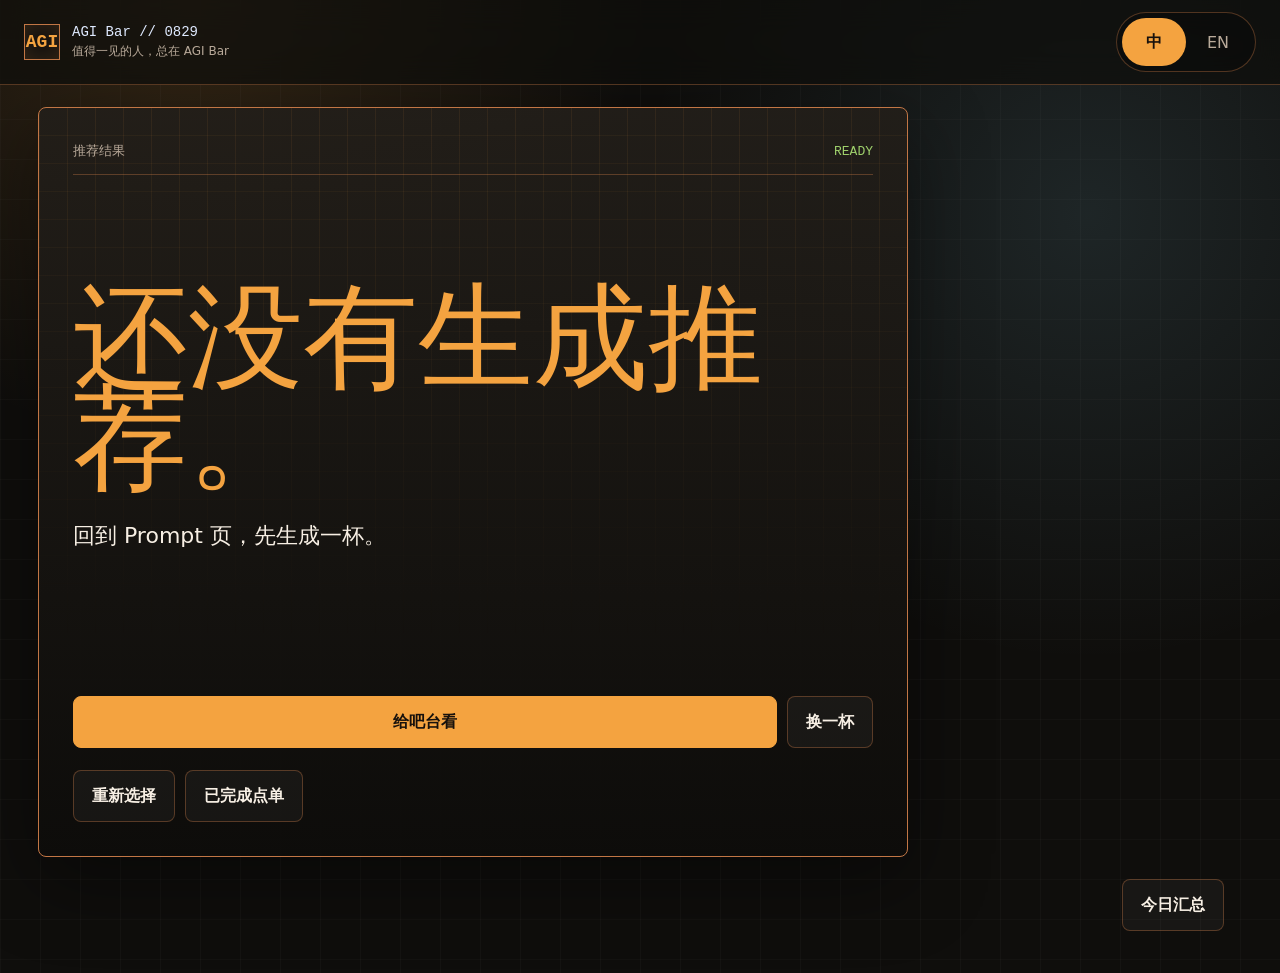
<file: dist-miaoda/order.html>
<!doctype html>
<html lang="zh-CN">
<head>
  <meta charset="utf-8">
  <meta name="viewport" content="width=device-width, initial-scale=1">
  <title>点单信息 | AGI Bar</title>
  <link rel="stylesheet" href="style.css">
</head>
<body>
  <div class="shell">
    <header class="topbar">
      <div class="brand">
        <div class="mark">AGI</div>
        <div>
          <p class="brand-title">AGI Bar // 0829</p>
          <p class="brand-sub" data-i18n="tagline">值得一见的人，总在 AGI Bar</p>
        </div>
      </div>
      <div class="lang" aria-label="Language">
        <button type="button" class="active" data-lang="zh">中</button>
        <button type="button" data-lang="en">EN</button>
      </div>
    </header>

    <main class="order-main">
      <section class="order-card" aria-label="Order information">
        <div class="result-kicker">
          <span data-i18n="resultLabel">推荐结果</span>
          <span class="badge">READY</span>
        </div>
        <div id="result"></div>
        <div>
          <div class="order-actions">
            <button class="primary" type="button" id="show" data-i18n="show">给吧台看</button>
            <button class="secondary" type="button" id="another" data-i18n="another">换一杯</button>
          </div>
          <div class="staff-actions">
            <button class="secondary" type="button" id="back" data-i18n="back">重新选择</button>
            <button class="secondary" type="button" id="complete" data-i18n="complete">已完成点单</button>
          </div>
        </div>
      </section>

      <aside class="side">
      </aside>
    </main>

    <section class="staff-footer" aria-label="Staff summary">
      <button class="secondary" type="button" id="summary" data-i18n="summary">今日汇总</button>
    </section>
  </div>

  <div class="toast" id="toast" role="status" aria-live="polite"></div>

  <section class="modal" id="summaryModal" aria-modal="true" role="dialog" aria-labelledby="summaryTitle">
    <div class="summary-panel">
      <div class="summary-head">
        <div>
          <h2 id="summaryTitle" data-i18n="summaryTitle">今日汇总</h2>
          <p id="summaryMeta"></p>
        </div>
        <div class="summary-tools">
          <button class="secondary" type="button" id="exportOrders" data-i18n="exportOrders">导出数据</button>
          <button class="icon-button" type="button" id="closeSummary" aria-label="关闭">×</button>
        </div>
      </div>
      <div class="summary-grid">
        <section class="summary-block">
          <h3 data-i18n="topDrinks">最多点的单</h3>
          <ul class="summary-list" id="drinkSummary"></ul>
        </section>
        <section class="summary-block">
          <h3 data-i18n="topWords">Prompt 高频词</h3>
          <ul class="summary-list" id="wordSummary"></ul>
        </section>
      </div>
      <section class="summary-block recent">
        <h3 data-i18n="recentOrders">最近点单</h3>
        <div id="recentOrders"></div>
      </section>
    </div>
  </section>

  <script src="app-data.js"></script>
  <script>
    const data = window.AGIBarData;
    let draft = data.loadDraft();
    let drink = data.drinks.find((item) => item.id === draft.currentDrinkId) || null;

    const $ = (selector) => document.querySelector(selector);
    const resultEl = $("#result");
    const toastEl = $("#toast");
    const summaryModalEl = $("#summaryModal");

    function t(key) {
      return data.copy[draft.lang || "zh"][key];
    }

    function renderCopy() {
      const lang = draft.lang || "zh";
      document.documentElement.lang = lang === "zh" ? "zh-CN" : "en";
      document.title = lang === "zh" ? "点单信息 | AGI Bar" : "Order Info | AGI Bar";
      document.querySelectorAll("[data-i18n]").forEach((node) => {
        node.textContent = t(node.dataset.i18n);
      });
      document.querySelectorAll("[data-lang]").forEach((button) => {
        button.classList.toggle("active", button.dataset.lang === lang);
      });
      $("#closeSummary").setAttribute("aria-label", lang === "zh" ? "关闭" : "Close");
      renderResult();
      renderSummary();
    }

    function renderResult() {
      if (!drink) {
        resultEl.innerHTML = `
          <div>
            <p class="order">${t("noDrink")}</p>
            <p class="reason">${t("noDrinkHint")}</p>
          </div>
        `;
        $("#show").disabled = true;
        $("#another").disabled = true;
        $("#complete").disabled = true;
        return;
      }

      const lang = draft.lang || "zh";
      const flavors = lang === "zh" ? drink.flavorZh : drink.flavorEn;
      const base = lang === "zh" ? drink.base : (drink.baseEn || drink.base);
      resultEl.innerHTML = `
        <div>
          <p class="order">${t("orderPrefix")}${drink.id}</p>
          <h1 class="drink-name ${lang === "en" ? "en-mode" : ""}">${drink.zh}</h1>
          ${lang === "en" ? `<p class="english-name">${drink.en}</p>` : ""}
          <div class="flavor">
            <span class="pill">${base}</span>
            ${drink.abv ? `<span class="pill">${drink.abv}</span>` : ""}
            ${flavors.map((item) => `<span class="pill">${item}</span>`).join("")}
          </div>
          <p class="reason">${lang === "zh" ? drink.reasonZh : drink.reasonEn}</p>
        </div>
      `;
      $("#show").disabled = false;
      $("#another").disabled = false;
      $("#complete").disabled = false;
    }

    function showToast(message) {
      toastEl.textContent = message;
      toastEl.classList.add("show");
      window.setTimeout(() => toastEl.classList.remove("show"), 1600);
    }

    function setLanguage(nextLang) {
      if (!nextLang || draft.lang === nextLang) return;
      draft.lang = nextLang;
      data.saveDraft(draft);
      renderCopy();
    }

    function chooseAnother() {
      draft.lastDrinkId = drink ? drink.id : draft.lastDrinkId;
      drink = data.chooseDrink(draft);
      draft.currentDrinkId = drink.id;
      draft.lastDrinkId = drink.id;
      data.saveDraft(draft);
      renderResult();
    }

    function completeOrder() {
      if (!drink) return;
      const order = {
        id: crypto.randomUUID ? crypto.randomUUID() : `${Date.now()}-${Math.random()}`,
        createdAt: new Date().toISOString(),
        lang: draft.lang || "zh",
        prompt: (draft.prompt || "").trim(),
        selected: (draft.selected || []).map((value) => ({
          value,
          zh: data.getChipLabel(value, "zh"),
          en: data.getChipLabel(value, "en")
        })),
        drink: {
          id: drink.id,
          zh: drink.zh,
          en: drink.en,
          base: drink.base
        }
      };
      const orders = data.loadOrders();
      orders.push(order);
      data.saveOrders(orders);
      draft.currentDrinkId = null;
      data.saveDraft(draft);
      showToast(t("completed"));
      renderSummary();
      window.setTimeout(() => {
        window.location.href = "index.html";
      }, 650);
    }

    function renderSummary() {
      const orders = data.loadOrders();
      $("#summaryMeta").textContent = t("totalOrders").replace("{count}", orders.length);
      const drinkCounts = data.countBy(orders, (order) => `#${order.drink.id} ${order.drink.zh}${draft.lang === "en" ? ` / ${order.drink.en}` : ""}`);
      const wordCounts = data.countBy(data.extractWords(orders), (word) => word).slice(0, 12);

      $("#drinkSummary").innerHTML = drinkCounts.length
        ? drinkCounts.slice(0, 10).map(([name, count]) => `<li><span>${name}</span><span class="count">${count}</span></li>`).join("")
        : `<li><span>${t("noOrders")}</span><span></span></li>`;

      $("#wordSummary").innerHTML = wordCounts.length
        ? wordCounts.map(([word, count]) => `<li><span>${word}</span><span class="count">${count}</span></li>`).join("")
        : `<li><span>${t("noOrders")}</span><span></span></li>`;

      $("#recentOrders").innerHTML = orders.length
        ? orders.slice(-8).reverse().map((order) => {
          const time = new Date(order.createdAt).toLocaleTimeString(draft.lang === "zh" ? "zh-CN" : "en-US", { hour: "2-digit", minute: "2-digit" });
          const prompt = order.prompt || order.selected.map((item) => draft.lang === "zh" ? item.zh : item.en).join(" / ");
          return `<div class="recent-row"><span>${time}</span><span><b>#${order.drink.id} ${order.drink.zh}</b><br>${prompt}</span></div>`;
        }).join("")
        : `<div class="recent-row"><span></span><span>${t("noOrders")}</span></div>`;
    }

    function exportOrders() {
      const orders = data.loadOrders();
      const header = ["createdAt", "language", "drinkNumber", "drinkZh", "drinkEn", "base", "prompt", "keywordsZh", "keywordsEn"];
      const rows = orders.map((order) => [
        order.createdAt,
        order.lang,
        order.drink.id,
        order.drink.zh,
        order.drink.en,
        order.drink.base,
        order.prompt,
        order.selected.map((item) => item.zh).join(" / "),
        order.selected.map((item) => item.en).join(" / ")
      ]);
      const csv = [header, ...rows].map((row) => row.map(data.csvCell).join(",")).join("\n");
      const blob = new Blob(["\ufeff", csv], { type: "text/csv;charset=utf-8" });
      const url = URL.createObjectURL(blob);
      const link = document.createElement("a");
      link.href = url;
      link.download = `agi-bar-prompt-order-${new Date().toISOString().slice(0, 10)}.csv`;
      document.body.appendChild(link);
      link.click();
      link.remove();
      URL.revokeObjectURL(url);
    }

    document.querySelector(".lang").addEventListener("pointerup", (event) => {
      const button = event.target.closest("[data-lang]");
      if (!button) return;
      event.preventDefault();
      setLanguage(button.dataset.lang);
    });

    document.querySelector(".lang").addEventListener("click", (event) => {
      const button = event.target.closest("[data-lang]");
      if (!button) return;
      setLanguage(button.dataset.lang);
    });

    $("#show").addEventListener("click", () => {
      if (drink) showToast(t("copied"));
    });
    $("#another").addEventListener("click", chooseAnother);
    $("#complete").addEventListener("click", completeOrder);
    $("#back").addEventListener("click", () => {
      window.location.href = "index.html";
    });
    $("#summary").addEventListener("click", () => {
      renderSummary();
      summaryModalEl.classList.add("open");
    });
    $("#closeSummary").addEventListener("click", () => summaryModalEl.classList.remove("open"));
    $("#exportOrders").addEventListener("click", exportOrders);
    summaryModalEl.addEventListener("click", (event) => {
      if (event.target === summaryModalEl) summaryModalEl.classList.remove("open");
    });
    document.addEventListener("keydown", (event) => {
      if (event.key === "Escape") summaryModalEl.classList.remove("open");
    });

    renderCopy();
  </script>
</body>
</html>
</file>
<file: style.css>
:root {
  color-scheme: dark;
  --bg: #0f0e0c;
  --panel: rgba(24, 21, 18, 0.94);
  --panel-strong: rgba(11, 10, 9, 0.96);
  --line: #c27645;
  --line-soft: rgba(194, 118, 69, 0.38);
  --text: #f7efe4;
  --muted: #b9aa9a;
  --gold: #f4a340;
  --foam: #dfeaff;
  --cyan: #8bcfe7;
  --red: #ef5b45;
  --green: #9fd16c;
  --shadow: 0 24px 80px rgba(0, 0, 0, 0.42);
  --radius: 8px;
  font-family: Inter, ui-sans-serif, system-ui, -apple-system, BlinkMacSystemFont, "PingFang SC", "Microsoft YaHei", sans-serif;
}

* {
  box-sizing: border-box;
}

html,
body {
  min-height: 100%;
}

body {
  margin: 0;
  background:
    linear-gradient(90deg, rgba(255, 255, 255, 0.025) 1px, transparent 1px),
    linear-gradient(0deg, rgba(255, 255, 255, 0.018) 1px, transparent 1px),
    radial-gradient(circle at 15% 0%, rgba(244, 163, 64, 0.16), transparent 28rem),
    radial-gradient(circle at 85% 22%, rgba(139, 207, 231, 0.12), transparent 28rem),
    var(--bg);
  background-size: 40px 40px, 40px 40px, auto, auto, auto;
  color: var(--text);
}

button,
textarea {
  font: inherit;
}

button {
  cursor: pointer;
}

.shell {
  min-height: 100vh;
  display: grid;
  grid-template-rows: auto 1fr auto;
}

.topbar {
  display: flex;
  align-items: center;
  justify-content: space-between;
  gap: 16px;
  padding: 16px clamp(16px, 3vw, 40px);
  border-bottom: 1px solid var(--line-soft);
  background: rgba(15, 14, 12, 0.72);
  backdrop-filter: blur(16px);
  position: sticky;
  top: 0;
  z-index: 5;
}

.brand {
  display: flex;
  align-items: center;
  gap: 12px;
  min-width: 0;
}

.brand-logo {
  width: 170px;
  height: 56px;
  display: block;
  object-fit: contain;
  object-position: left center;
  flex: 0 0 auto;
}

.brand-title {
  margin: 0;
  font-family: "SFMono-Regular", Consolas, monospace;
  font-size: 14px;
  color: var(--foam);
  white-space: nowrap;
}

.brand-sub {
  margin: 3px 0 0;
  color: var(--muted);
  font-size: 12px;
}

.lang {
  display: flex;
  padding: 5px;
  border: 1px solid var(--line-soft);
  background: rgba(0, 0, 0, 0.22);
  border-radius: 999px;
  flex: 0 0 auto;
  position: relative;
  z-index: 12;
}

.lang button {
  border: 0;
  border-radius: 999px;
  padding: 13px 18px;
  color: var(--muted);
  background: transparent;
  font-size: 16px;
  min-width: 64px;
  min-height: 48px;
  touch-action: manipulation;
  -webkit-tap-highlight-color: transparent;
}

.lang button.active {
  color: #17110c;
  background: var(--gold);
  font-weight: 800;
}

.prompt-main,
.order-main {
  width: min(1260px, 100%);
  margin: 0 auto;
  padding: clamp(18px, 4vw, 46px);
}

.prompt-main {
  display: grid;
  grid-template-columns: minmax(260px, 0.82fr) minmax(520px, 1.18fr);
  gap: clamp(20px, 3vw, 38px);
  align-items: center;
}

.order-main {
  display: grid;
  grid-template-columns: minmax(520px, 1fr) minmax(280px, 0.46fr);
  gap: clamp(18px, 3vw, 34px);
  align-items: start;
}

.headline {
  margin: 0 0 16px;
  font-size: clamp(56px, 8vw, 104px);
  line-height: 0.9;
  color: var(--foam);
  text-transform: uppercase;
  max-width: 8ch;
}

.headline.zh {
  max-width: 7ch;
  font-weight: 900;
  text-transform: none;
}

.intro {
  max-width: 640px;
  color: var(--muted);
  font-size: clamp(17px, 2vw, 21px);
  line-height: 1.55;
  margin: 0;
}

.mode-tabs {
  display: inline-flex;
  gap: 6px;
  margin-top: 22px;
  padding: 5px;
  border: 1px solid var(--line-soft);
  background: rgba(0, 0, 0, 0.22);
  border-radius: 999px;
}

.mode-tabs button {
  min-height: 48px;
  min-width: 112px;
  border: 0;
  border-radius: 999px;
  padding: 0 18px;
  color: var(--muted);
  background: transparent;
  font-weight: 850;
  touch-action: manipulation;
}

.mode-tabs button.active {
  color: #17110c;
  background: var(--gold);
}

.mode-panel {
  display: none;
}

.mode-panel.active {
  display: block;
}

.prompt-card,
.order-card,
.menu-photo,
.summary-panel,
.side-card {
  border: 1px solid var(--line);
  background: linear-gradient(180deg, rgba(34, 30, 25, 0.94), rgba(13, 12, 10, 0.94));
  box-shadow: var(--shadow);
  border-radius: var(--radius);
}

.prompt-card {
  padding: clamp(18px, 2.4vw, 26px);
}

.lab-panel {
  max-height: calc(100vh - 128px);
  overflow: auto;
}

.terminal-line,
.result-kicker {
  display: flex;
  align-items: center;
  justify-content: space-between;
  gap: 12px;
  padding-bottom: 14px;
  border-bottom: 1px solid var(--line-soft);
  color: var(--muted);
  font-family: "SFMono-Regular", Consolas, monospace;
  font-size: 13px;
}

.terminal-line b {
  color: var(--gold);
}

.input-wrap {
  position: relative;
  margin-top: 16px;
}

textarea {
  width: 100%;
  min-height: 128px;
  resize: vertical;
  padding: 18px;
  border-radius: var(--radius);
  border: 1px solid rgba(255, 255, 255, 0.12);
  background: rgba(2, 2, 2, 0.34);
  color: var(--text);
  outline: none;
  line-height: 1.5;
  font-size: 17px;
}

textarea:focus {
  border-color: var(--gold);
  box-shadow: 0 0 0 3px rgba(244, 163, 64, 0.18);
}

textarea::placeholder {
  color: #756a60;
}

.status {
  min-height: 24px;
  margin: 10px 0 2px;
  color: var(--cyan);
  font-size: 13px;
}

.groups {
  display: grid;
  gap: 16px;
  margin-top: 18px;
}

.group h2 {
  margin: 0 0 10px;
  color: var(--foam);
  font-size: 13px;
  font-family: "SFMono-Regular", Consolas, monospace;
}

.chips {
  display: flex;
  flex-wrap: wrap;
  gap: 8px;
}

.chip {
  border: 1px solid rgba(255, 255, 255, 0.14);
  border-radius: 999px;
  color: var(--muted);
  background: rgba(255, 255, 255, 0.04);
  padding: 10px 13px;
  font-size: 14px;
  max-width: 100%;
}

.chip.selected {
  border-color: var(--gold);
  background: rgba(244, 163, 64, 0.16);
  color: var(--text);
}

.actions,
.order-actions,
.staff-actions {
  display: flex;
  gap: 10px;
  margin-top: 22px;
  align-items: center;
  flex-wrap: wrap;
}

.primary,
.secondary {
  min-height: 50px;
  border-radius: var(--radius);
  padding: 0 18px;
  font-weight: 850;
}

.primary {
  border: 1px solid var(--gold);
  background: var(--gold);
  color: #17110c;
  flex: 1 1 220px;
}

.secondary {
  border: 1px solid var(--line-soft);
  background: rgba(255, 255, 255, 0.04);
  color: var(--text);
}

.order-card {
  min-height: 610px;
  padding: clamp(22px, 3vw, 34px);
  display: grid;
  align-content: space-between;
  overflow: hidden;
  position: relative;
}

.order-card::before {
  content: "";
  position: absolute;
  inset: 0;
  background:
    linear-gradient(90deg, rgba(244, 163, 64, 0.08) 1px, transparent 1px),
    linear-gradient(0deg, rgba(244, 163, 64, 0.055) 1px, transparent 1px);
  background-size: 28px 28px;
  mask-image: linear-gradient(180deg, black, transparent 72%);
  pointer-events: none;
}

.order-card > * {
  position: relative;
}

.badge {
  color: var(--green);
}

.order {
  margin: 0 0 12px;
  color: var(--gold);
  font-family: "SFMono-Regular", Consolas, monospace;
  font-size: clamp(72px, 9vw, 124px);
  line-height: 0.88;
}

.drink-name {
  margin: 0;
  color: var(--foam);
  font-size: clamp(64px, 8vw, 116px);
  line-height: 1.02;
  font-weight: 950;
}

.drink-name.en-mode {
  font-size: clamp(52px, 6.5vw, 90px);
}

.english-name {
  margin: 14px 0 0;
  color: var(--cyan);
  font-size: clamp(28px, 3.2vw, 42px);
  line-height: 1.12;
  font-weight: 850;
}

.flavor {
  margin-top: 24px;
  display: flex;
  gap: 9px;
  flex-wrap: wrap;
}

.pill {
  border: 1px solid var(--line-soft);
  border-radius: 999px;
  padding: 9px 11px;
  color: var(--muted);
  font-size: 14px;
  background: rgba(0, 0, 0, 0.18);
}

.lab-head {
  margin-top: 16px;
}

.lab-head h2 {
  margin: 0;
  color: var(--foam);
  font-size: clamp(34px, 4vw, 54px);
  line-height: 1;
}

.lab-head p {
  margin: 10px 0 0;
  color: var(--muted);
  font-size: 15px;
  line-height: 1.5;
}

.mix-list {
  display: grid;
  gap: 14px;
  margin-top: 18px;
}

.mix-switcher {
  display: flex;
  align-items: center;
  justify-content: space-between;
  gap: 14px;
}

.mix-switcher .field-label {
  margin: 0;
}

.mix-switch {
  display: grid;
  grid-template-columns: repeat(3, minmax(56px, 1fr));
  width: min(300px, 100%);
  padding: 4px;
  border: 1px solid var(--line-soft);
  border-radius: 999px;
  background: rgba(0, 0, 0, 0.22);
}

.mix-switch button {
  min-height: 42px;
  border: 0;
  border-radius: 999px;
  background: transparent;
  color: var(--muted);
  font-family: "SFMono-Regular", Consolas, monospace;
  font-size: 17px;
  font-weight: 950;
}

.mix-switch button.active {
  background: var(--gold);
  color: #17110c;
}

.mix-card {
  display: block;
  padding: 14px;
  border: 1px solid var(--line-soft);
  background:
    linear-gradient(90deg, rgba(244, 163, 64, 0.08) 1px, transparent 1px),
    rgba(0, 0, 0, 0.18);
  background-size: 28px 28px, auto;
  border-radius: var(--radius);
}

.mix-hero {
  display: grid;
  grid-template-columns: minmax(150px, 210px) minmax(0, 1fr);
  gap: 16px;
  align-items: center;
}

.mix-visual {
  width: 100%;
  aspect-ratio: 5 / 7;
  margin: 0;
  overflow: hidden;
  border: 1px solid var(--line);
  background: #050505;
}

.mix-visual img {
  width: 100%;
  height: 100%;
  display: block;
  object-fit: cover;
  object-position: center;
}

.mix-summary {
  min-width: 0;
}

.mix-code {
  min-height: 74px;
  display: grid;
  place-items: center;
  border: 1px solid var(--line);
  background: rgba(0, 0, 0, 0.26);
  color: var(--gold);
  font-family: "SFMono-Regular", Consolas, monospace;
  font-size: 42px;
  font-weight: 950;
  line-height: 1;
}

.mix-content {
  min-width: 0;
}

.mix-pills {
  display: flex;
  gap: 7px;
  flex-wrap: wrap;
  margin-top: 12px;
}

.lab-fields {
  display: grid;
  grid-template-columns: minmax(0, 1.16fr) minmax(0, 0.84fr);
  gap: 10px;
  margin-top: 12px;
}

.lab-fields > div {
  border: 1px solid rgba(194, 118, 69, 0.26);
  background: rgba(0, 0, 0, 0.16);
  padding: 10px;
  border-radius: var(--radius);
}

.field-label {
  margin: 0 0 6px;
  color: var(--gold);
  font-family: "SFMono-Regular", Consolas, monospace;
  font-size: 12px;
  font-weight: 800;
}

.lab-fields p:not(.field-label),
.lab-fields ul {
  margin: 0;
  color: var(--text);
  font-size: 14px;
  line-height: 1.45;
}

.lab-fields ul {
  padding-left: 18px;
}

.lab-fields li + li {
  margin-top: 2px;
}

.lab-controls,
.lab-result {
  display: flex;
  gap: 10px;
  align-items: center;
  flex-wrap: wrap;
  margin-top: 12px;
}

.segmented {
  display: inline-flex;
  padding: 4px;
  border: 1px solid var(--line-soft);
  border-radius: 999px;
  background: rgba(0, 0, 0, 0.18);
}

.segmented button {
  min-height: 40px;
  min-width: 76px;
  border: 0;
  border-radius: 999px;
  padding: 0 12px;
  background: transparent;
  color: var(--muted);
  font-size: 14px;
  font-weight: 850;
}

.segmented button.active {
  background: var(--gold);
  color: #17110c;
}

.lab-controls label {
  display: grid;
  gap: 5px;
  min-width: min(260px, 100%);
  color: var(--muted);
  font-size: 12px;
  font-family: "SFMono-Regular", Consolas, monospace;
}

.lab-controls select {
  min-height: 42px;
  border: 1px solid var(--line-soft);
  border-radius: var(--radius);
  padding: 0 10px;
  color: var(--text);
  background: #17120f;
  font: inherit;
}

.lab-result {
  justify-content: space-between;
  padding-top: 12px;
  border-top: 1px solid rgba(194, 118, 69, 0.24);
}

.lab-result strong {
  display: block;
  color: var(--foam);
  font-size: 24px;
  line-height: 1.1;
}

.assistant-entry {
  margin-top: 12px;
  padding-top: 12px;
  border-top: 1px solid rgba(194, 118, 69, 0.24);
}

.diy-share {
  margin-top: 14px;
  padding-top: 14px;
  border-top: 1px solid rgba(194, 118, 69, 0.24);
}

.diy-share-head h4 {
  margin: 0;
  color: var(--foam);
  font-size: 22px;
  line-height: 1.1;
}

.diy-share-head p {
  margin: 6px 0 0;
  color: var(--muted);
  font-size: 13px;
  line-height: 1.45;
}

.diy-photo-empty {
  margin-top: 12px;
}

.diy-photo-actions,
.diy-preview-actions {
  display: grid;
  grid-template-columns: repeat(2, minmax(0, 1fr));
  gap: 8px;
}

.diy-photo-button {
  min-height: 48px;
  display: grid;
  place-items: center;
  border: 1px dashed var(--cyan);
  border-radius: var(--radius);
  background: rgba(139, 207, 231, 0.07);
  color: var(--cyan);
  font-weight: 900;
  cursor: pointer;
}

.diy-photo-button input {
  position: absolute;
  width: 1px;
  height: 1px;
  overflow: hidden;
  opacity: 0;
  pointer-events: none;
}

.diy-preview {
  position: relative;
  margin-top: 12px;
  overflow: hidden;
  border: 1px solid var(--line-soft);
  background: #050505;
}

.diy-preview > img {
  width: 100%;
  max-height: 360px;
  display: block;
  object-fit: contain;
  background: #050505;
}

.diy-preview-actions {
  position: absolute;
  right: 10px;
  bottom: 10px;
}

.diy-preview .secondary-upload {
  min-height: 40px;
  padding: 0 14px;
  border-style: solid;
  background: rgba(7, 6, 5, 0.88);
}

.diy-note-label {
  display: grid;
  gap: 7px;
  margin-top: 12px;
  color: var(--gold);
  font-family: "SFMono-Regular", Consolas, monospace;
  font-size: 12px;
  font-weight: 800;
}

.diy-note-label textarea {
  min-height: 86px;
  font-family: Inter, ui-sans-serif, system-ui, -apple-system, BlinkMacSystemFont, "PingFang SC", "Microsoft YaHei", sans-serif;
  font-size: 14px;
}

.diy-status {
  min-height: 20px;
  margin: 8px 0;
  color: var(--cyan);
  font-size: 12px;
  line-height: 1.4;
}

.diy-status.error { color: var(--red); }
.diy-status.success { color: var(--green); }

.diy-submit {
  width: 100%;
}

.diy-submit:disabled {
  cursor: wait;
  opacity: 0.72;
}

.assistant-launch {
  width: 100%;
  min-height: 48px;
  display: flex;
  align-items: center;
  justify-content: center;
  gap: 10px;
  border: 1px solid var(--line-soft);
  border-radius: var(--radius);
  background: rgba(139, 207, 231, 0.08);
  color: var(--foam);
  font-weight: 900;
}

.assistant-launch:hover,
.assistant-launch:focus-visible {
  border-color: var(--cyan);
  background: rgba(139, 207, 231, 0.14);
  outline: none;
}

.assistant-badge {
  display: grid;
  place-items: center;
  width: 30px;
  height: 26px;
  border: 1px solid var(--cyan);
  color: var(--cyan);
  font-family: "SFMono-Regular", Consolas, monospace;
  font-size: 12px;
}

body.assistant-open {
  overflow: hidden;
}

.assistant-modal[hidden] {
  display: none;
}

.assistant-modal {
  position: fixed;
  inset: 0;
  z-index: 40;
  display: grid;
  place-items: end center;
}

.assistant-backdrop {
  position: absolute;
  inset: 0;
  width: 100%;
  height: 100%;
  border: 0;
  background: rgba(0, 0, 0, 0.72);
  backdrop-filter: blur(5px);
}

.assistant-sheet {
  position: relative;
  z-index: 1;
  width: min(620px, 100%);
  max-height: min(88dvh, 760px);
  overflow: auto;
  padding: 20px;
  border: 1px solid var(--line);
  border-bottom: 0;
  border-radius: var(--radius) var(--radius) 0 0;
  background:
    linear-gradient(90deg, rgba(244, 163, 64, 0.06) 1px, transparent 1px),
    linear-gradient(0deg, rgba(244, 163, 64, 0.04) 1px, transparent 1px),
    #15120f;
  background-size: 28px 28px;
  box-shadow: 0 -24px 80px rgba(0, 0, 0, 0.54);
  animation: assistant-in 180ms ease-out;
}

@keyframes assistant-in {
  from { transform: translateY(18px); opacity: 0; }
  to { transform: translateY(0); opacity: 1; }
}

.assistant-head {
  display: flex;
  align-items: flex-start;
  justify-content: space-between;
  gap: 16px;
}

.assistant-head h2 {
  margin: 0;
  color: var(--foam);
  font-size: clamp(28px, 6vw, 38px);
  line-height: 1;
}

.assistant-close {
  width: 44px;
  height: 44px;
  flex: 0 0 auto;
  border: 1px solid var(--line-soft);
  border-radius: 50%;
  background: rgba(0, 0, 0, 0.24);
  color: var(--text);
  font-size: 28px;
  line-height: 1;
}

.assistant-intro {
  margin: 12px 0 0;
  color: var(--muted);
  font-size: 15px;
  line-height: 1.45;
}

.assistant-quick {
  display: flex;
  flex-wrap: wrap;
  gap: 8px;
  margin-top: 14px;
}

.assistant-quick button {
  min-height: 38px;
  padding: 0 12px;
  border: 1px solid var(--line-soft);
  border-radius: 999px;
  background: rgba(0, 0, 0, 0.22);
  color: var(--text);
  font-size: 13px;
  font-weight: 800;
}

.assistant-quick button:hover,
.assistant-quick button:focus-visible {
  border-color: var(--gold);
  color: var(--gold);
  outline: none;
}

#assistantForm {
  margin-top: 12px;
}

#assistantPrompt {
  min-height: 92px;
  border-color: var(--line-soft);
}

.assistant-status {
  min-height: 20px;
  margin: 6px 0;
  color: var(--cyan);
  font-size: 13px;
}

.assistant-status.error {
  color: var(--red);
}

#assistantGenerate {
  width: 100%;
}

#assistantGenerate:disabled {
  cursor: wait;
  opacity: 0.72;
}

.assistant-result {
  margin-top: 16px;
  padding: 14px;
  border-left: 3px solid var(--cyan);
  background: rgba(139, 207, 231, 0.08);
}

.assistant-result ul {
  margin: 0;
  padding-left: 20px;
  color: var(--text);
  font-size: 15px;
  line-height: 1.5;
}

.assistant-note {
  margin: 12px 0 0;
  color: var(--muted);
  font-size: 14px;
  line-height: 1.45;
}

.assistant-note b {
  display: block;
  margin-bottom: 4px;
  color: var(--gold);
  font-family: "SFMono-Regular", Consolas, monospace;
  font-size: 12px;
}

.assistant-disclaimer {
  margin: 12px 0 0;
  color: var(--muted);
  font-size: 11px;
  line-height: 1.4;
}

@media (prefers-reduced-motion: reduce) {
  .assistant-sheet { animation: none; }
}

.primary.compact {
  flex: 0 0 auto;
}

.reason {
  margin: 20px 0 0;
  color: var(--text);
  font-size: clamp(18px, 2vw, 22px);
  line-height: 1.55;
}

.side {
  display: grid;
  gap: 16px;
}

.side-card {
  padding: 16px;
}

.side-card h2 {
  margin: 0 0 10px;
  color: var(--foam);
  font-size: 18px;
}

.side-card p {
  margin: 0;
  color: var(--muted);
  line-height: 1.5;
  font-size: 14px;
}

.menu-photo {
  min-height: 260px;
  overflow: hidden;
  position: relative;
}

.menu-photo img {
  width: 100%;
  height: 100%;
  min-height: 260px;
  object-fit: cover;
  filter: saturate(0.9) contrast(1.08) brightness(0.72);
  display: block;
}

.menu-photo span {
  position: absolute;
  left: 14px;
  bottom: 12px;
  padding: 6px 9px;
  background: rgba(0, 0, 0, 0.58);
  border: 1px solid var(--line-soft);
  color: var(--muted);
  font-family: "SFMono-Regular", Consolas, monospace;
  font-size: 12px;
}

.staff-footer {
  width: min(1260px, 100%);
  margin: 0 auto;
  padding: 0 clamp(18px, 4vw, 46px) clamp(24px, 4vw, 42px);
  display: flex;
  justify-content: flex-end;
}

.toast {
  position: fixed;
  left: 50%;
  bottom: 20px;
  transform: translateX(-50%) translateY(18px);
  opacity: 0;
  pointer-events: none;
  background: #f6ede1;
  color: #15110e;
  border-radius: var(--radius);
  padding: 12px 14px;
  box-shadow: var(--shadow);
  font-weight: 800;
  transition: 180ms ease;
  z-index: 30;
}

.toast.show {
  opacity: 1;
  transform: translateX(-50%) translateY(0);
}

.modal {
  position: fixed;
  inset: 0;
  display: none;
  align-items: center;
  justify-content: center;
  padding: 18px;
  background: rgba(0, 0, 0, 0.68);
  backdrop-filter: blur(10px);
  z-index: 20;
}

.modal.open {
  display: flex;
}

.summary-panel {
  width: min(720px, 100%);
  max-height: min(760px, 88vh);
  overflow: auto;
  padding: clamp(18px, 3vw, 28px);
}

.summary-head {
  display: flex;
  align-items: flex-start;
  justify-content: space-between;
  gap: 16px;
  padding-bottom: 14px;
  border-bottom: 1px solid var(--line-soft);
}

.summary-head h2 {
  margin: 0;
  color: var(--foam);
  font-size: clamp(28px, 4vw, 40px);
  line-height: 1;
}

.summary-head p {
  margin: 8px 0 0;
  color: var(--muted);
  font-size: 14px;
}

.summary-tools {
  display: flex;
  align-items: center;
  gap: 8px;
  flex: 0 0 auto;
}

.icon-button {
  width: 42px;
  height: 42px;
  border-radius: 999px;
  border: 1px solid var(--line-soft);
  background: rgba(255, 255, 255, 0.04);
  color: var(--text);
  font-size: 22px;
  line-height: 1;
}

.summary-grid {
  display: grid;
  grid-template-columns: 1fr 1fr;
  gap: 16px;
  margin-top: 18px;
}

.summary-block {
  border: 1px solid var(--line-soft);
  border-radius: var(--radius);
  padding: 14px;
  background: rgba(0, 0, 0, 0.18);
}

.summary-block h3 {
  margin: 0 0 12px;
  color: var(--gold);
  font-family: "SFMono-Regular", Consolas, monospace;
  font-size: 13px;
}

.summary-list {
  display: grid;
  gap: 10px;
  margin: 0;
  padding: 0;
  list-style: none;
}

.summary-list li,
.recent-row {
  display: grid;
  grid-template-columns: 1fr auto;
  gap: 10px;
  color: var(--text);
  font-size: 14px;
  line-height: 1.35;
}

.count {
  color: var(--gold);
  font-family: "SFMono-Regular", Consolas, monospace;
  font-weight: 800;
}

.recent {
  margin-top: 16px;
}

.recent-row {
  grid-template-columns: auto 1fr;
  padding: 10px 0;
  border-top: 1px solid rgba(194, 118, 69, 0.22);
  color: var(--muted);
}

.recent-row b {
  color: var(--foam);
}

@media (min-width: 900px) and (max-width: 1368px) {
  .topbar {
    padding: 12px 24px;
  }

  .prompt-main {
    grid-template-columns: 0.62fr 1.38fr;
    gap: 24px;
    padding: 22px 28px;
    align-items: start;
  }

  .prompt-card {
    padding: 18px;
  }

  .headline {
    font-size: clamp(58px, 7vw, 86px);
  }

  .intro {
    font-size: 17px;
  }

  .mode-tabs {
    margin-top: 16px;
  }

  textarea {
    min-height: 92px;
  }

  .groups {
    grid-template-columns: 1fr 1fr;
    gap: 12px 14px;
    margin-top: 12px;
  }

  .lab-panel {
    max-height: none;
  }

  .mix-card {
    grid-template-columns: 62px 1fr;
    gap: 12px;
    padding: 12px;
  }

  .mix-code {
    min-height: 62px;
    font-size: 34px;
  }

  .lab-fields {
    grid-template-columns: 1fr 1fr;
  }

  .group h2 {
    margin-bottom: 8px;
  }

  .chip {
    padding: 8px 10px;
    font-size: 13px;
  }

  .actions {
    margin-top: 16px;
  }

  .primary,
  .secondary {
    min-height: 52px;
  }

  .order-main {
    grid-template-columns: minmax(0, 1fr) 300px;
    padding: 22px 28px;
  }

  .order-card {
    min-height: calc(100vh - 150px);
  }

  .menu-photo {
    min-height: 220px;
  }

  .menu-photo img {
    min-height: 220px;
  }
}

@media (max-width: 899px) {
  .topbar {
    align-items: center;
    padding: 12px;
  }

  .brand-sub {
    display: none;
  }

  .brand-title {
    font-size: 13px;
  }

  .brand-logo {
    width: 148px;
    height: 50px;
  }

  .lang {
    padding: 4px;
  }

  .lang button {
    min-width: 52px;
    min-height: 42px;
    padding: 10px 12px;
  }

  .prompt-main,
  .order-main {
    grid-template-columns: 1fr;
    padding: 18px 12px 28px;
  }

  .headline {
    font-size: clamp(34px, 11vw, 52px);
    max-width: 100%;
    margin-bottom: 10px;
  }

  .headline.zh {
    max-width: 100%;
  }

  .intro {
    font-size: 16px;
    line-height: 1.45;
  }

  .mode-tabs {
    display: flex;
    width: 100%;
    margin-top: 14px;
  }

  body.lab-mode .prompt-main > section:first-child {
    padding-bottom: 0;
  }

  body.lab-mode .intro {
    display: none;
  }

  body.lab-mode .prompt-main {
    gap: 0;
    padding-top: 12px;
  }

  body.lab-mode .headline {
    font-size: clamp(42px, 13vw, 64px);
    margin-bottom: 8px;
  }

  body.lab-mode .mode-tabs {
    margin-top: 8px;
  }

  body.lab-mode .prompt-card {
    padding-top: 12px;
  }

  .mode-tabs button {
    min-width: 0;
    flex: 1 1 0;
  }

  .prompt-card,
  .order-card {
    border-left: 0;
    border-right: 0;
    border-radius: 0;
  }

  .terminal-line {
    font-size: 12px;
  }

  .lab-head h2 {
    font-size: 34px;
  }

  .lab-head p {
    font-size: 14px;
  }

  body.lab-mode .lab-head {
    margin-top: 10px;
  }

  body.lab-mode .lab-head h2 {
    font-size: 30px;
  }

  body.lab-mode .lab-head p {
    font-size: 13px;
    line-height: 1.35;
  }

  .order-card {
    min-height: 520px;
  }

  .drink-name {
    font-size: clamp(48px, 13vw, 82px);
  }

  .order {
    font-size: clamp(58px, 15vw, 92px);
  }

  .menu-photo {
    display: none;
  }

  .summary-grid {
    grid-template-columns: 1fr;
  }

  .lab-fields {
    grid-template-columns: 1fr;
  }

  .mix-card {
    grid-template-columns: 1fr;
  }

  .mix-code {
    width: 72px;
  }

  body.lab-mode .mix-list {
    gap: 10px;
    margin-top: 12px;
  }

  body.lab-mode .mix-card {
    gap: 10px;
    padding: 12px;
  }

  body.lab-mode .mix-hero {
    grid-template-columns: minmax(118px, 36%) minmax(0, 1fr);
    gap: 10px;
    align-items: start;
  }

  body.lab-mode .mix-visual {
    align-self: start;
  }

  body.lab-mode .mix-switcher {
    align-items: flex-start;
    flex-direction: column;
    gap: 7px;
  }

  body.lab-mode .mix-switch {
    width: 100%;
  }

  body.lab-mode .mix-card:only-child {
    grid-template-columns: 54px 1fr;
    align-items: start;
  }

  body.lab-mode .mix-card:only-child .mix-code {
    width: 54px;
    min-height: 54px;
    font-size: 30px;
  }

  body.lab-mode .mix-card h3 {
    font-size: 30px;
  }

  body.lab-mode .mix-pills {
    gap: 6px;
    margin-top: 8px;
  }

  body.lab-mode .pill {
    padding: 6px 9px;
    font-size: 12px;
  }

  body.lab-mode .lab-fields {
    gap: 8px;
    margin-top: 10px;
  }

  body.lab-mode .lab-fields > div {
    padding: 9px 10px;
  }

  body.lab-mode .lab-fields p:not(.field-label),
  body.lab-mode .lab-fields ul {
    font-size: 13px;
    line-height: 1.35;
  }

  body.lab-mode .lab-fields ul {
    padding-left: 16px;
  }

  .lab-result .secondary,
  .lab-result .primary {
    width: 100%;
    flex: 1 1 100%;
  }

  .summary-head {
    align-items: stretch;
    flex-direction: column;
  }

  .summary-tools {
    justify-content: space-between;
  }

  .staff-footer {
    padding: 0 12px 28px;
  }

  .staff-footer .secondary {
    width: 100%;
  }
}

@media (max-width: 520px) {
  body.lab-mode .mix-hero {
    grid-template-columns: 1fr;
  }

  body.lab-mode .mix-visual {
    width: min(62%, 210px);
    margin: 0 auto;
  }
}
</file>
<file: dist-miaoda/style.css>
:root {
  color-scheme: dark;
  --bg: #0f0e0c;
  --panel: rgba(24, 21, 18, 0.94);
  --panel-strong: rgba(11, 10, 9, 0.96);
  --line: #c27645;
  --line-soft: rgba(194, 118, 69, 0.38);
  --text: #f7efe4;
  --muted: #b9aa9a;
  --gold: #f4a340;
  --foam: #dfeaff;
  --cyan: #8bcfe7;
  --red: #ef5b45;
  --green: #9fd16c;
  --shadow: 0 24px 80px rgba(0, 0, 0, 0.42);
  --radius: 8px;
  font-family: Inter, ui-sans-serif, system-ui, -apple-system, BlinkMacSystemFont, "PingFang SC", "Microsoft YaHei", sans-serif;
}

* {
  box-sizing: border-box;
}

html,
body {
  min-height: 100%;
}

body {
  margin: 0;
  background:
    linear-gradient(90deg, rgba(255, 255, 255, 0.025) 1px, transparent 1px),
    linear-gradient(0deg, rgba(255, 255, 255, 0.018) 1px, transparent 1px),
    radial-gradient(circle at 15% 0%, rgba(244, 163, 64, 0.16), transparent 28rem),
    radial-gradient(circle at 85% 22%, rgba(139, 207, 231, 0.12), transparent 28rem),
    var(--bg);
  background-size: 40px 40px, 40px 40px, auto, auto, auto;
  color: var(--text);
}

button,
textarea {
  font: inherit;
}

button {
  cursor: pointer;
}

.shell {
  min-height: 100vh;
  display: grid;
  grid-template-rows: auto 1fr auto;
}

.topbar {
  display: flex;
  align-items: center;
  justify-content: space-between;
  gap: 16px;
  padding: 16px clamp(16px, 3vw, 40px);
  border-bottom: 1px solid var(--line-soft);
  background: rgba(15, 14, 12, 0.72);
  backdrop-filter: blur(16px);
  position: sticky;
  top: 0;
  z-index: 5;
}

.brand {
  display: flex;
  align-items: center;
  gap: 12px;
  min-width: 0;
}

.mark {
  width: 36px;
  height: 36px;
  display: grid;
  place-items: center;
  border: 1px solid var(--line);
  color: var(--gold);
  background: #16120f;
  font-family: "SFMono-Regular", Consolas, monospace;
  font-size: 18px;
  font-weight: 800;
  box-shadow: inset 0 0 18px rgba(244, 163, 64, 0.14);
  flex: 0 0 auto;
}

.brand-title {
  margin: 0;
  font-family: "SFMono-Regular", Consolas, monospace;
  font-size: 14px;
  color: var(--foam);
  white-space: nowrap;
}

.brand-sub {
  margin: 3px 0 0;
  color: var(--muted);
  font-size: 12px;
}

.lang {
  display: flex;
  padding: 5px;
  border: 1px solid var(--line-soft);
  background: rgba(0, 0, 0, 0.22);
  border-radius: 999px;
  flex: 0 0 auto;
  position: relative;
  z-index: 12;
}

.lang button {
  border: 0;
  border-radius: 999px;
  padding: 13px 18px;
  color: var(--muted);
  background: transparent;
  font-size: 16px;
  min-width: 64px;
  min-height: 48px;
  touch-action: manipulation;
  -webkit-tap-highlight-color: transparent;
}

.lang button.active {
  color: #17110c;
  background: var(--gold);
  font-weight: 800;
}

.prompt-main,
.order-main {
  width: min(1260px, 100%);
  margin: 0 auto;
  padding: clamp(18px, 4vw, 46px);
}

.prompt-main {
  display: grid;
  grid-template-columns: minmax(260px, 0.82fr) minmax(520px, 1.18fr);
  gap: clamp(20px, 3vw, 38px);
  align-items: center;
}

.order-main {
  display: grid;
  grid-template-columns: minmax(520px, 1fr) minmax(280px, 0.46fr);
  gap: clamp(18px, 3vw, 34px);
  align-items: start;
}

.headline {
  margin: 0 0 16px;
  font-size: clamp(56px, 8vw, 104px);
  line-height: 0.9;
  color: var(--foam);
  text-transform: uppercase;
  max-width: 8ch;
}

.headline.zh {
  max-width: 7ch;
  font-weight: 900;
  text-transform: none;
}

.intro {
  max-width: 640px;
  color: var(--muted);
  font-size: clamp(17px, 2vw, 21px);
  line-height: 1.55;
  margin: 0;
}

.mode-tabs {
  display: inline-flex;
  gap: 6px;
  margin-top: 22px;
  padding: 5px;
  border: 1px solid var(--line-soft);
  background: rgba(0, 0, 0, 0.22);
  border-radius: 999px;
}

.mode-tabs button {
  min-height: 48px;
  min-width: 112px;
  border: 0;
  border-radius: 999px;
  padding: 0 18px;
  color: var(--muted);
  background: transparent;
  font-weight: 850;
  touch-action: manipulation;
}

.mode-tabs button.active {
  color: #17110c;
  background: var(--gold);
}

.mode-panel {
  display: none;
}

.mode-panel.active {
  display: block;
}

.prompt-card,
.order-card,
.menu-photo,
.summary-panel,
.side-card {
  border: 1px solid var(--line);
  background: linear-gradient(180deg, rgba(34, 30, 25, 0.94), rgba(13, 12, 10, 0.94));
  box-shadow: var(--shadow);
  border-radius: var(--radius);
}

.prompt-card {
  padding: clamp(18px, 2.4vw, 26px);
}

.lab-panel {
  max-height: calc(100vh - 128px);
  overflow: auto;
}

.terminal-line,
.result-kicker {
  display: flex;
  align-items: center;
  justify-content: space-between;
  gap: 12px;
  padding-bottom: 14px;
  border-bottom: 1px solid var(--line-soft);
  color: var(--muted);
  font-family: "SFMono-Regular", Consolas, monospace;
  font-size: 13px;
}

.terminal-line b {
  color: var(--gold);
}

.input-wrap {
  position: relative;
  margin-top: 16px;
}

textarea {
  width: 100%;
  min-height: 128px;
  resize: vertical;
  padding: 18px;
  border-radius: var(--radius);
  border: 1px solid rgba(255, 255, 255, 0.12);
  background: rgba(2, 2, 2, 0.34);
  color: var(--text);
  outline: none;
  line-height: 1.5;
  font-size: 17px;
}

textarea:focus {
  border-color: var(--gold);
  box-shadow: 0 0 0 3px rgba(244, 163, 64, 0.18);
}

textarea::placeholder {
  color: #756a60;
}

.status {
  min-height: 24px;
  margin: 10px 0 2px;
  color: var(--cyan);
  font-size: 13px;
}

.groups {
  display: grid;
  gap: 16px;
  margin-top: 18px;
}

.group h2 {
  margin: 0 0 10px;
  color: var(--foam);
  font-size: 13px;
  font-family: "SFMono-Regular", Consolas, monospace;
}

.chips {
  display: flex;
  flex-wrap: wrap;
  gap: 8px;
}

.chip {
  border: 1px solid rgba(255, 255, 255, 0.14);
  border-radius: 999px;
  color: var(--muted);
  background: rgba(255, 255, 255, 0.04);
  padding: 10px 13px;
  font-size: 14px;
  max-width: 100%;
}

.chip.selected {
  border-color: var(--gold);
  background: rgba(244, 163, 64, 0.16);
  color: var(--text);
}

.actions,
.order-actions,
.staff-actions {
  display: flex;
  gap: 10px;
  margin-top: 22px;
  align-items: center;
  flex-wrap: wrap;
}

.primary,
.secondary {
  min-height: 50px;
  border-radius: var(--radius);
  padding: 0 18px;
  font-weight: 850;
}

.primary {
  border: 1px solid var(--gold);
  background: var(--gold);
  color: #17110c;
  flex: 1 1 220px;
}

.secondary {
  border: 1px solid var(--line-soft);
  background: rgba(255, 255, 255, 0.04);
  color: var(--text);
}

.order-card {
  min-height: 610px;
  padding: clamp(22px, 3vw, 34px);
  display: grid;
  align-content: space-between;
  overflow: hidden;
  position: relative;
}

.order-card::before {
  content: "";
  position: absolute;
  inset: 0;
  background:
    linear-gradient(90deg, rgba(244, 163, 64, 0.08) 1px, transparent 1px),
    linear-gradient(0deg, rgba(244, 163, 64, 0.055) 1px, transparent 1px);
  background-size: 28px 28px;
  mask-image: linear-gradient(180deg, black, transparent 72%);
  pointer-events: none;
}

.order-card > * {
  position: relative;
}

.badge {
  color: var(--green);
}

.order {
  margin: 0 0 12px;
  color: var(--gold);
  font-family: "SFMono-Regular", Consolas, monospace;
  font-size: clamp(72px, 9vw, 124px);
  line-height: 0.88;
}

.drink-name {
  margin: 0;
  color: var(--foam);
  font-size: clamp(64px, 8vw, 116px);
  line-height: 1.02;
  font-weight: 950;
}

.drink-name.en-mode {
  font-size: clamp(52px, 6.5vw, 90px);
}

.english-name {
  margin: 14px 0 0;
  color: var(--cyan);
  font-size: clamp(28px, 3.2vw, 42px);
  line-height: 1.12;
  font-weight: 850;
}

.flavor {
  margin-top: 24px;
  display: flex;
  gap: 9px;
  flex-wrap: wrap;
}

.pill {
  border: 1px solid var(--line-soft);
  border-radius: 999px;
  padding: 9px 11px;
  color: var(--muted);
  font-size: 14px;
  background: rgba(0, 0, 0, 0.18);
}

.lab-head {
  margin-top: 16px;
}

.lab-head h2 {
  margin: 0;
  color: var(--foam);
  font-size: clamp(34px, 4vw, 54px);
  line-height: 1;
}

.lab-head p {
  margin: 10px 0 0;
  color: var(--muted);
  font-size: 15px;
  line-height: 1.5;
}

.mix-list {
  display: grid;
  gap: 14px;
  margin-top: 18px;
}

.mix-card {
  display: grid;
  grid-template-columns: 74px 1fr;
  gap: 14px;
  padding: 14px;
  border: 1px solid var(--line-soft);
  background:
    linear-gradient(90deg, rgba(244, 163, 64, 0.08) 1px, transparent 1px),
    rgba(0, 0, 0, 0.18);
  background-size: 28px 28px, auto;
  border-radius: var(--radius);
}

.mix-code {
  min-height: 74px;
  display: grid;
  place-items: center;
  border: 1px solid var(--line);
  background: rgba(0, 0, 0, 0.26);
  color: var(--gold);
  font-family: "SFMono-Regular", Consolas, monospace;
  font-size: 42px;
  font-weight: 950;
  line-height: 1;
}

.mix-content {
  min-width: 0;
}

.mix-hint {
  margin: 0 0 6px;
  color: var(--cyan);
  font-family: "SFMono-Regular", Consolas, monospace;
  font-size: 13px;
}

.mix-card h3 {
  margin: 0;
  color: var(--foam);
  font-size: clamp(30px, 4vw, 48px);
  line-height: 0.98;
}

.mix-pills {
  display: flex;
  gap: 7px;
  flex-wrap: wrap;
  margin-top: 12px;
}

.lab-fields {
  display: grid;
  grid-template-columns: minmax(0, 1.16fr) minmax(0, 0.84fr);
  gap: 10px;
  margin-top: 12px;
}

.lab-fields > div {
  border: 1px solid rgba(194, 118, 69, 0.26);
  background: rgba(0, 0, 0, 0.16);
  padding: 10px;
  border-radius: var(--radius);
}

.field-label {
  margin: 0 0 6px;
  color: var(--gold);
  font-family: "SFMono-Regular", Consolas, monospace;
  font-size: 12px;
  font-weight: 800;
}

.lab-fields p:not(.field-label),
.lab-fields ul {
  margin: 0;
  color: var(--text);
  font-size: 14px;
  line-height: 1.45;
}

.lab-fields ul {
  padding-left: 18px;
}

.lab-fields li + li {
  margin-top: 2px;
}

.lab-controls,
.lab-result {
  display: flex;
  gap: 10px;
  align-items: center;
  flex-wrap: wrap;
  margin-top: 12px;
}

.segmented {
  display: inline-flex;
  padding: 4px;
  border: 1px solid var(--line-soft);
  border-radius: 999px;
  background: rgba(0, 0, 0, 0.18);
}

.segmented button {
  min-height: 40px;
  min-width: 76px;
  border: 0;
  border-radius: 999px;
  padding: 0 12px;
  background: transparent;
  color: var(--muted);
  font-size: 14px;
  font-weight: 850;
}

.segmented button.active {
  background: var(--gold);
  color: #17110c;
}

.lab-controls label {
  display: grid;
  gap: 5px;
  min-width: min(260px, 100%);
  color: var(--muted);
  font-size: 12px;
  font-family: "SFMono-Regular", Consolas, monospace;
}

.lab-controls select {
  min-height: 42px;
  border: 1px solid var(--line-soft);
  border-radius: var(--radius);
  padding: 0 10px;
  color: var(--text);
  background: #17120f;
  font: inherit;
}

.lab-result {
  justify-content: space-between;
  padding-top: 12px;
  border-top: 1px solid rgba(194, 118, 69, 0.24);
}

.lab-result strong {
  display: block;
  color: var(--foam);
  font-size: 24px;
  line-height: 1.1;
}

.primary.compact {
  flex: 0 0 auto;
}

.reason {
  margin: 20px 0 0;
  color: var(--text);
  font-size: clamp(18px, 2vw, 22px);
  line-height: 1.55;
}

.side {
  display: grid;
  gap: 16px;
}

.side-card {
  padding: 16px;
}

.side-card h2 {
  margin: 0 0 10px;
  color: var(--foam);
  font-size: 18px;
}

.side-card p {
  margin: 0;
  color: var(--muted);
  line-height: 1.5;
  font-size: 14px;
}

.menu-photo {
  min-height: 260px;
  overflow: hidden;
  position: relative;
}

.menu-photo img {
  width: 100%;
  height: 100%;
  min-height: 260px;
  object-fit: cover;
  filter: saturate(0.9) contrast(1.08) brightness(0.72);
  display: block;
}

.menu-photo span {
  position: absolute;
  left: 14px;
  bottom: 12px;
  padding: 6px 9px;
  background: rgba(0, 0, 0, 0.58);
  border: 1px solid var(--line-soft);
  color: var(--muted);
  font-family: "SFMono-Regular", Consolas, monospace;
  font-size: 12px;
}

.staff-footer {
  width: min(1260px, 100%);
  margin: 0 auto;
  padding: 0 clamp(18px, 4vw, 46px) clamp(24px, 4vw, 42px);
  display: flex;
  justify-content: flex-end;
}

.toast {
  position: fixed;
  left: 50%;
  bottom: 20px;
  transform: translateX(-50%) translateY(18px);
  opacity: 0;
  pointer-events: none;
  background: #f6ede1;
  color: #15110e;
  border-radius: var(--radius);
  padding: 12px 14px;
  box-shadow: var(--shadow);
  font-weight: 800;
  transition: 180ms ease;
  z-index: 30;
}

.toast.show {
  opacity: 1;
  transform: translateX(-50%) translateY(0);
}

.modal {
  position: fixed;
  inset: 0;
  display: none;
  align-items: center;
  justify-content: center;
  padding: 18px;
  background: rgba(0, 0, 0, 0.68);
  backdrop-filter: blur(10px);
  z-index: 20;
}

.modal.open {
  display: flex;
}

.summary-panel {
  width: min(720px, 100%);
  max-height: min(760px, 88vh);
  overflow: auto;
  padding: clamp(18px, 3vw, 28px);
}

.summary-head {
  display: flex;
  align-items: flex-start;
  justify-content: space-between;
  gap: 16px;
  padding-bottom: 14px;
  border-bottom: 1px solid var(--line-soft);
}

.summary-head h2 {
  margin: 0;
  color: var(--foam);
  font-size: clamp(28px, 4vw, 40px);
  line-height: 1;
}

.summary-head p {
  margin: 8px 0 0;
  color: var(--muted);
  font-size: 14px;
}

.summary-tools {
  display: flex;
  align-items: center;
  gap: 8px;
  flex: 0 0 auto;
}

.icon-button {
  width: 42px;
  height: 42px;
  border-radius: 999px;
  border: 1px solid var(--line-soft);
  background: rgba(255, 255, 255, 0.04);
  color: var(--text);
  font-size: 22px;
  line-height: 1;
}

.summary-grid {
  display: grid;
  grid-template-columns: 1fr 1fr;
  gap: 16px;
  margin-top: 18px;
}

.summary-block {
  border: 1px solid var(--line-soft);
  border-radius: var(--radius);
  padding: 14px;
  background: rgba(0, 0, 0, 0.18);
}

.summary-block h3 {
  margin: 0 0 12px;
  color: var(--gold);
  font-family: "SFMono-Regular", Consolas, monospace;
  font-size: 13px;
}

.summary-list {
  display: grid;
  gap: 10px;
  margin: 0;
  padding: 0;
  list-style: none;
}

.summary-list li,
.recent-row {
  display: grid;
  grid-template-columns: 1fr auto;
  gap: 10px;
  color: var(--text);
  font-size: 14px;
  line-height: 1.35;
}

.count {
  color: var(--gold);
  font-family: "SFMono-Regular", Consolas, monospace;
  font-weight: 800;
}

.recent {
  margin-top: 16px;
}

.recent-row {
  grid-template-columns: auto 1fr;
  padding: 10px 0;
  border-top: 1px solid rgba(194, 118, 69, 0.22);
  color: var(--muted);
}

.recent-row b {
  color: var(--foam);
}

@media (min-width: 900px) and (max-width: 1368px) {
  .topbar {
    padding: 12px 24px;
  }

  .prompt-main {
    grid-template-columns: 0.62fr 1.38fr;
    gap: 24px;
    padding: 22px 28px;
    align-items: start;
  }

  .prompt-card {
    padding: 18px;
  }

  .headline {
    font-size: clamp(58px, 7vw, 86px);
  }

  .intro {
    font-size: 17px;
  }

  .mode-tabs {
    margin-top: 16px;
  }

  textarea {
    min-height: 92px;
  }

  .groups {
    grid-template-columns: 1fr 1fr;
    gap: 12px 14px;
    margin-top: 12px;
  }

  .lab-panel {
    max-height: none;
  }

  .mix-card {
    grid-template-columns: 62px 1fr;
    gap: 12px;
    padding: 12px;
  }

  .mix-code {
    min-height: 62px;
    font-size: 34px;
  }

  .lab-fields {
    grid-template-columns: 1fr 1fr;
  }

  .group h2 {
    margin-bottom: 8px;
  }

  .chip {
    padding: 8px 10px;
    font-size: 13px;
  }

  .actions {
    margin-top: 16px;
  }

  .primary,
  .secondary {
    min-height: 52px;
  }

  .order-main {
    grid-template-columns: minmax(0, 1fr) 300px;
    padding: 22px 28px;
  }

  .order-card {
    min-height: calc(100vh - 150px);
  }

  .menu-photo {
    min-height: 220px;
  }

  .menu-photo img {
    min-height: 220px;
  }
}

@media (max-width: 899px) {
  .topbar {
    align-items: center;
    padding: 12px;
  }

  .brand-sub {
    display: none;
  }

  .brand-title {
    font-size: 13px;
  }

  .mark {
    width: 32px;
    height: 32px;
    font-size: 16px;
  }

  .lang {
    padding: 4px;
  }

  .lang button {
    min-width: 52px;
    min-height: 42px;
    padding: 10px 12px;
  }

  .prompt-main,
  .order-main {
    grid-template-columns: 1fr;
    padding: 18px 12px 28px;
  }

  .headline {
    font-size: clamp(34px, 11vw, 52px);
    max-width: 100%;
    margin-bottom: 10px;
  }

  .headline.zh {
    max-width: 100%;
  }

  .intro {
    font-size: 16px;
    line-height: 1.45;
  }

  .mode-tabs {
    display: flex;
    width: 100%;
    margin-top: 14px;
  }

  body.lab-mode .prompt-main > section:first-child {
    padding-bottom: 0;
  }

  body.lab-mode .intro {
    display: none;
  }

  body.lab-mode .prompt-main {
    gap: 0;
    padding-top: 12px;
  }

  body.lab-mode .headline {
    font-size: clamp(42px, 13vw, 64px);
    margin-bottom: 8px;
  }

  body.lab-mode .mode-tabs {
    margin-top: 8px;
  }

  body.lab-mode .prompt-card {
    padding-top: 12px;
  }

  .mode-tabs button {
    min-width: 0;
    flex: 1 1 0;
  }

  .prompt-card,
  .order-card {
    border-left: 0;
    border-right: 0;
    border-radius: 0;
  }

  .terminal-line {
    font-size: 12px;
  }

  .lab-head h2 {
    font-size: 34px;
  }

  .lab-head p {
    font-size: 14px;
  }

  body.lab-mode .lab-head {
    margin-top: 10px;
  }

  body.lab-mode .lab-head h2 {
    font-size: 30px;
  }

  body.lab-mode .lab-head p {
    font-size: 13px;
    line-height: 1.35;
  }

  .order-card {
    min-height: 520px;
  }

  .drink-name {
    font-size: clamp(48px, 13vw, 82px);
  }

  .order {
    font-size: clamp(58px, 15vw, 92px);
  }

  .menu-photo {
    display: none;
  }

  .summary-grid {
    grid-template-columns: 1fr;
  }

  .lab-fields {
    grid-template-columns: 1fr;
  }

  .mix-card {
    grid-template-columns: 1fr;
  }

  .mix-code {
    width: 72px;
  }

  body.lab-mode .mix-list {
    gap: 10px;
    margin-top: 12px;
  }

  body.lab-mode .mix-card {
    gap: 10px;
    padding: 12px;
  }

  body.lab-mode .mix-card:only-child {
    grid-template-columns: 54px 1fr;
    align-items: start;
  }

  body.lab-mode .mix-card:only-child .mix-code {
    width: 54px;
    min-height: 54px;
    font-size: 30px;
  }

  body.lab-mode .mix-card h3 {
    font-size: 30px;
  }

  body.lab-mode .mix-hint {
    margin-bottom: 4px;
    font-size: 12px;
  }

  body.lab-mode .mix-pills {
    gap: 6px;
    margin-top: 8px;
  }

  body.lab-mode .pill {
    padding: 6px 9px;
    font-size: 12px;
  }

  body.lab-mode .lab-fields {
    gap: 8px;
    margin-top: 10px;
  }

  body.lab-mode .lab-fields > div {
    padding: 9px 10px;
  }

  body.lab-mode .lab-fields p:not(.field-label),
  body.lab-mode .lab-fields ul {
    font-size: 13px;
    line-height: 1.35;
  }

  body.lab-mode .lab-fields ul {
    padding-left: 16px;
  }

  .lab-result .secondary,
  .lab-result .primary {
    width: 100%;
    flex: 1 1 100%;
  }

  .summary-head {
    align-items: stretch;
    flex-direction: column;
  }

  .summary-tools {
    justify-content: space-between;
  }

  .staff-footer {
    padding: 0 12px 28px;
  }

  .staff-footer .secondary {
    width: 100%;
  }
}
</file>
